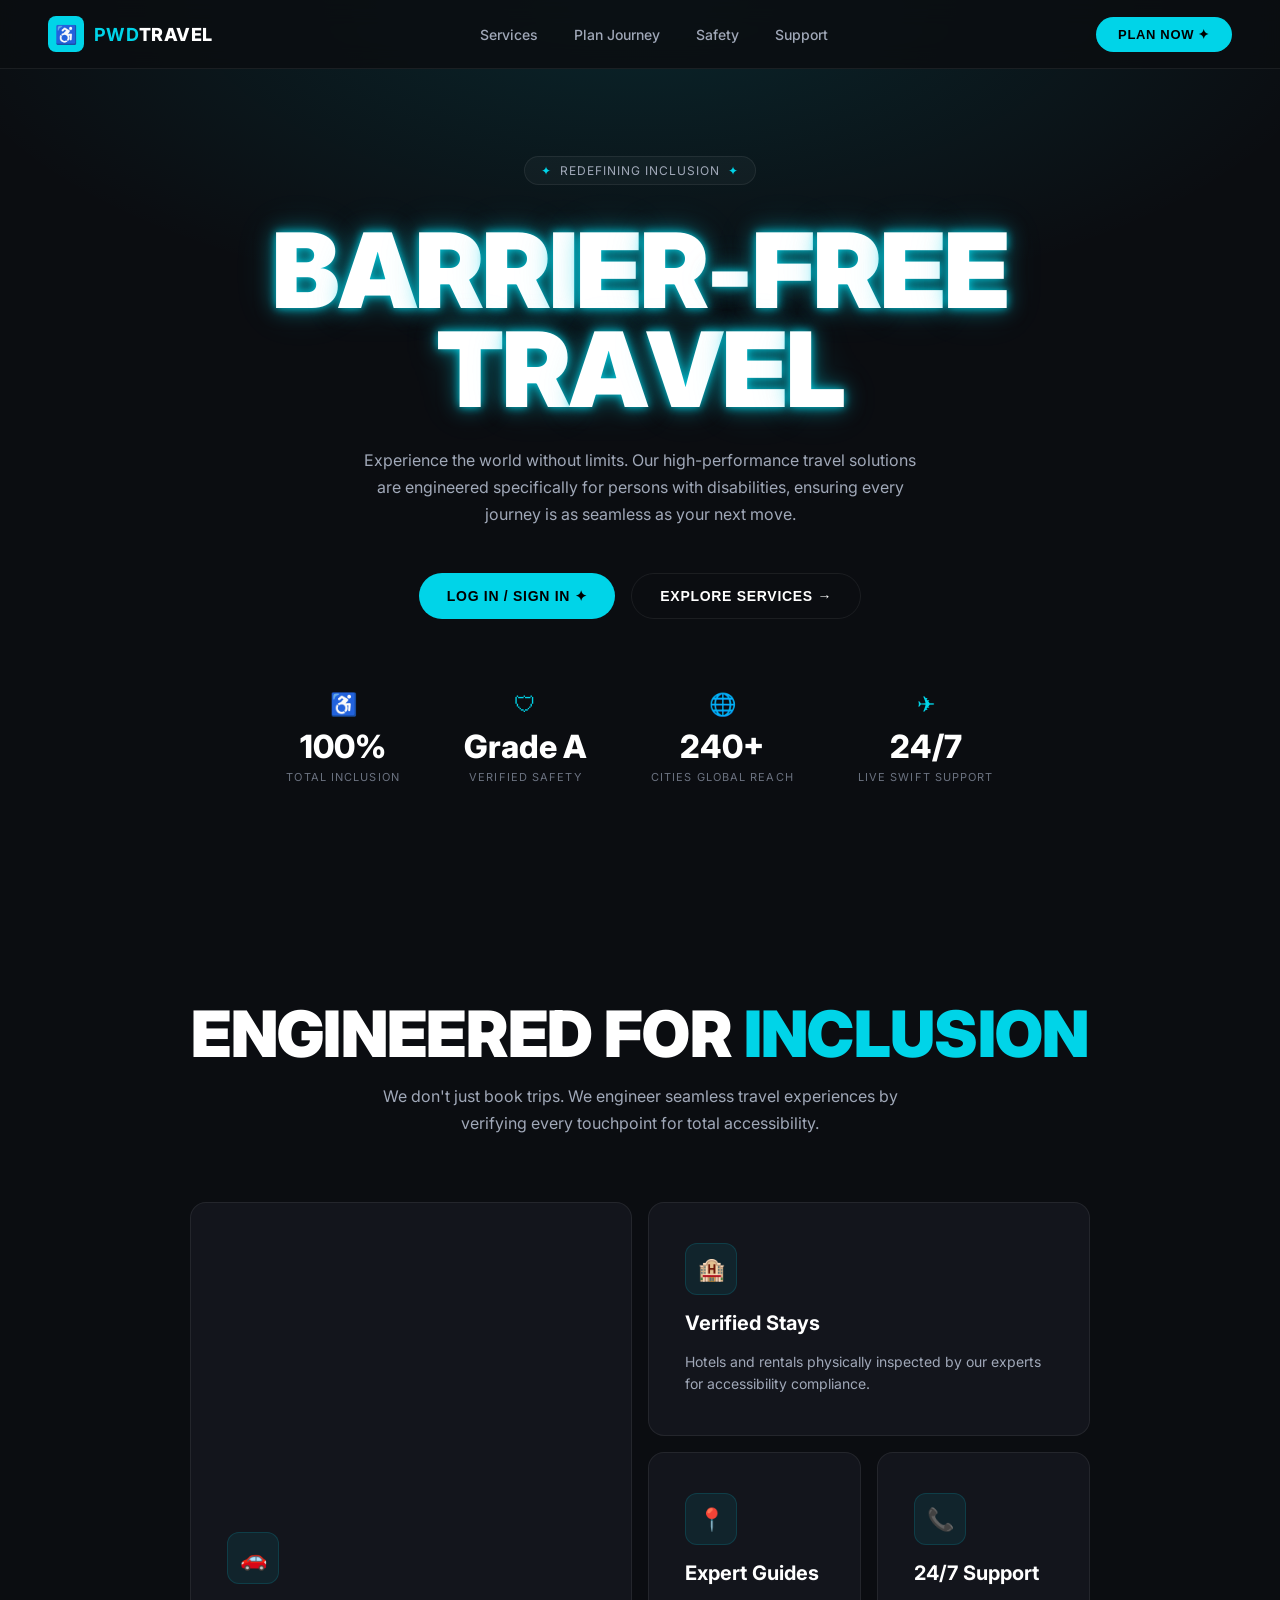
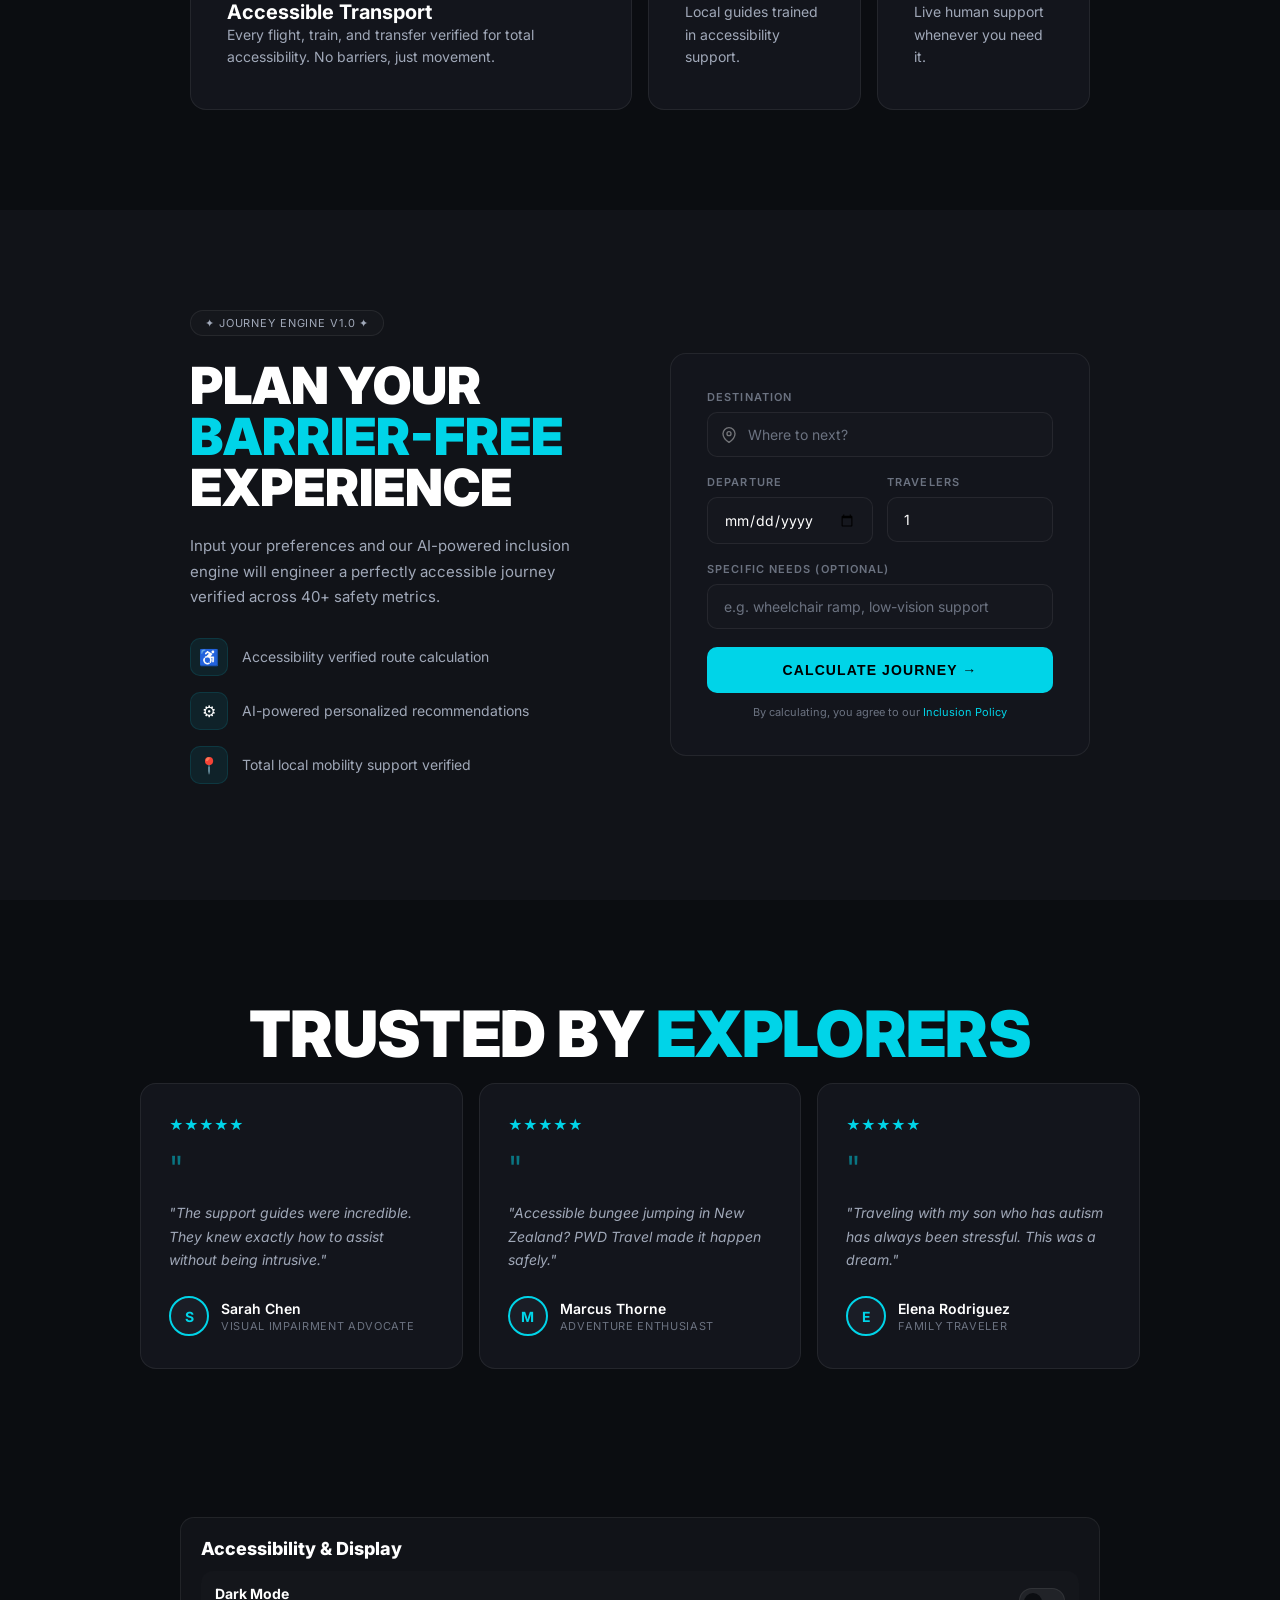
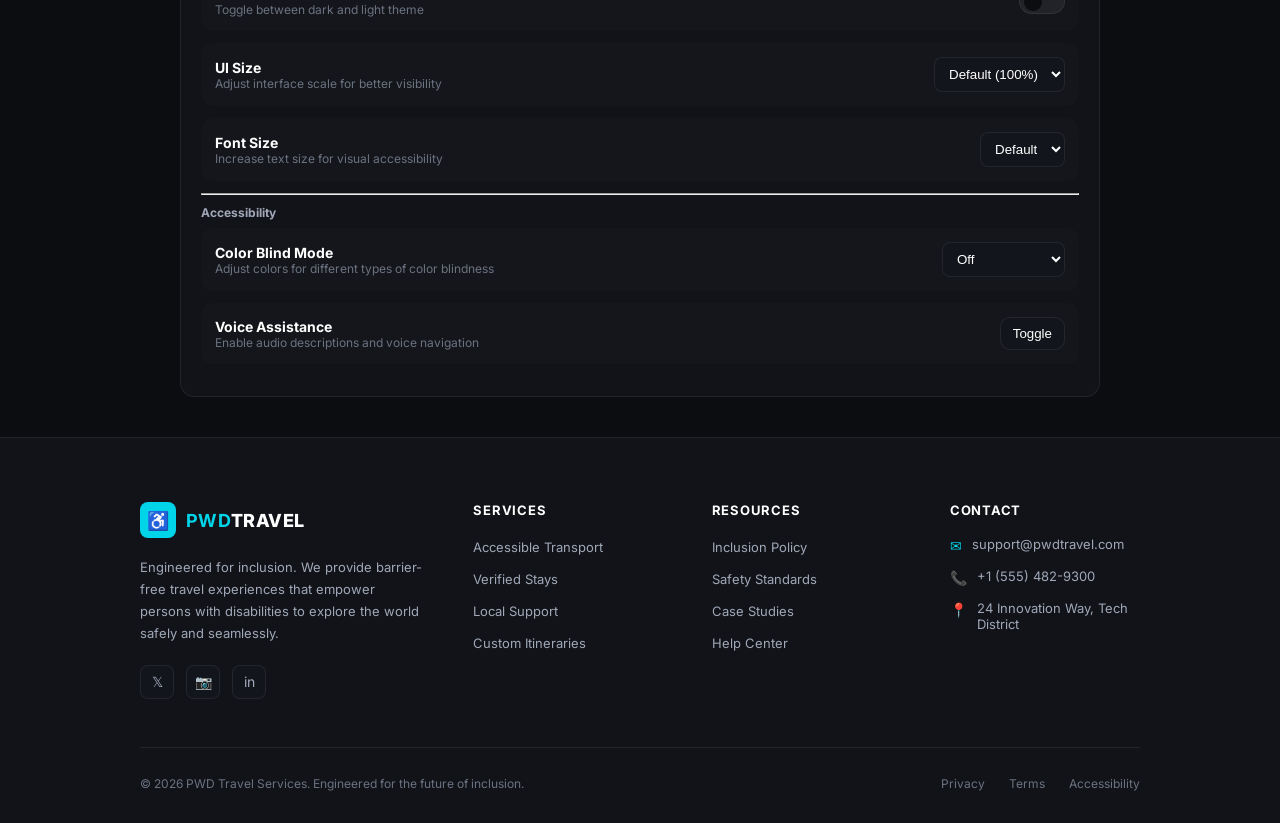
<file: index.html>
<!DOCTYPE html>
<html lang="en">
<head>
  <link rel="stylesheet" href="https://cdnjs.cloudflare.com/ajax/libs/font-awesome/6.4.2/css/all.min.css"/>
  <meta charset="UTF-8" />
  <meta name="viewport" content="width=device-width, initial-scale=1.0"/>
  <title>PWD Travel</title>
  <link href="https://fonts.googleapis.com/css2?family=Inter:wght@300;400;500;600;700;900&display=swap" rel="stylesheet"/>
  <link rel="stylesheet" href="style.css" />
</head>
<body>

<!-- NAV -->
<nav>
  <div class="nav-logo">
    <div class="icon">&#9855;</div>
    <span><b>PWD</b>TRAVEL</span>
  </div>
  <ul class="nav-links">
    <li><a href="#services">Services</a></li>
    <li><a href="#plan">Plan Journey</a></li>
    <li><a href="#safety">Safety</a></li>
    <li><a href="#support">Support</a></li>
  </ul>
  <button class="btn-nav" data-scroll="#plan">PLAN NOW ✦</button>
  <button class="hamburger" id="hamburger" aria-label="Menu">
    <span></span><span></span><span></span>
  </button>
</nav>

<!-- MOBILE MENU -->
<div class="mobile-menu" id="mobileMenu">
  <a href="#services">Services</a>
  <a href="#plan">Plan Journey</a>
  <a href="#safety">Safety</a>
  <a href="#support">Support</a>
</div>

<!-- HERO -->
<section class="hero" id="home">
  <div>
    <div class="hero-badge"><span>✦</span> REDEFINING INCLUSION <span>✦</span></div>
    <h1>
      <span>BARRIER-FREE</span>
      <span>TRAVEL</span>
    </h1>
    <p>Experience the world without limits. Our high-performance travel solutions are engineered specifically for persons with disabilities, ensuring every journey is as seamless as your next move.</p>
    <div class="hero-btns">
      <button class="btn-primary" data-action="openAuth">LOG IN / SIGN IN ✦</button>
      <button class="btn-secondary" onclick="window.location.href='home.html?guest=true'">EXPLORE SERVICES →</button>
    </div>
    <div class="hero-stats">
      <div class="stat">
        <div class="icon">&#9855;</div>
        <div class="num">100%</div>
        <div class="label">Total Inclusion</div>
      </div>
      <div class="stat">
        <div class="icon">🛡</div>
        <div class="num">Grade A</div>
        <div class="label">Verified Safety</div>
      </div>
      <div class="stat">
        <div class="icon">🌐</div>
        <div class="num">240+</div>
        <div class="label">Cities Global Reach</div>
      </div>
      <div class="stat">
        <div class="icon">✈</div>
        <div class="num">24/7</div>
        <div class="label">Live Swift Support</div>
      </div>
    </div>
  </div>
</section>

<!-- SERVICES -->
<section id="services">
  <h2 class="section-title">ENGINEERED FOR <span class="accent">INCLUSION</span></h2>
  <p class="section-sub">We don't just book trips. We engineer seamless travel experiences by verifying every touchpoint for total accessibility.</p>
  <div class="services-grid">
    <div class="service-card large">
      <div class="card-icon">🚗</div>
      <div>
        <h3>Accessible Transport</h3>
        <p>Every flight, train, and transfer verified for total accessibility. No barriers, just movement.</p>
      </div>
    </div>
    <div class="services-right">
      <div class="service-card wide">
        <div class="card-icon">🏨</div>
        <h3>Verified Stays</h3>
        <p>Hotels and rentals physically inspected by our experts for accessibility compliance.</p>
      </div>
      <div class="services-bottom-row">
        <div class="service-card">
          <div class="card-icon">📍</div>
          <h3>Expert Guides</h3>
          <p>Local guides trained in accessibility support.</p>
        </div>
        <div class="service-card">
          <div class="card-icon">📞</div>
          <h3>24/7 Support</h3>
          <p>Live human support whenever you need it.</p>
        </div>
      </div>
    </div>
  </div>
</section>


<!-- PLAN JOURNEY -->
<section class="plan-section" id="plan">
  <div class="plan-inner">
    <div class="plan-left">
      <div class="plan-badge">✦ JOURNEY ENGINE V1.0 ✦</div>
      <h2>PLAN YOUR<br><span>BARRIER-FREE</span>EXPERIENCE</h2>
      <p>Input your preferences and our AI-powered inclusion engine will engineer a perfectly accessible journey verified across 40+ safety metrics.</p>
      <div class="plan-feature">
        <div class="fi">&#9855;</div>
        <span>Accessibility verified route calculation</span>
      </div>
      <div class="plan-feature">
        <div class="fi">⚙</div>
        <span>AI-powered personalized recommendations</span>
      </div>
      <div class="plan-feature">
        <div class="fi">📍</div>
        <span>Total local mobility support verified</span>
      </div>
    </div>
    <div class="plan-form">
      <form id="journeyForm">
        <div class="form-group">
          <label for="destination">Destination</label>
          <div class="input-icon">
            <svg width="16" height="16" viewBox="0 0 24 24" fill="none" stroke="currentColor" stroke-width="2">
              <path d="M21 10c0 7-9 13-9 13s-9-6-9-13a9 9 0 0 1 18 0z"/>
              <circle cx="12" cy="10" r="3"/>
            </svg>
            <input type="text" id="destination" placeholder="Where to next?" />
          </div>
        </div>
        <div class="form-row">
          <div class="form-group">
            <label for="departure">Departure</label>
            <input type="date" id="departure" />
          </div>
          <div class="form-group">
            <label for="travelers">Travelers</label>
            <input type="number" id="travelers" placeholder="1" min="1" value="1" />
          </div>
        </div>
        <div class="form-group">
          <label for="needs">Specific Needs (Optional)</label>
          <input type="text" id="needs" placeholder="e.g. wheelchair ramp, low-vision support" />
        </div>
        <button type="submit" class="btn-full">CALCULATE JOURNEY →</button>
        <p class="form-note">By calculating, you agree to our <a href="#">Inclusion Policy</a></p>
      </form>
    </div>
  </div>
</section>

<!-- TESTIMONIALS -->
<section class="testimonials-section" id="safety">
  <h2 class="section-title">TRUSTED BY <span class="accent">EXPLORERS</span></h2>
  <div class="testimonials-grid">
    <div class="testi-card">
      <div class="stars">★★★★★</div>
      <div class="quote-icon">"</div>
      <p class="testi-text">"The support guides were incredible. They knew exactly how to assist without being intrusive."</p>
      <div class="testi-author">
        <div class="testi-avatar">S</div>
        <div>
          <div class="testi-name">Sarah Chen</div>
          <div class="testi-role">Visual Impairment Advocate</div>
        </div>
      </div>
    </div>
    <div class="testi-card">
      <div class="stars">★★★★★</div>
      <div class="quote-icon">"</div>
      <p class="testi-text">"Accessible bungee jumping in New Zealand? PWD Travel made it happen safely."</p>
      <div class="testi-author">
        <div class="testi-avatar">M</div>
        <div>
          <div class="testi-name">Marcus Thorne</div>
          <div class="testi-role">Adventure Enthusiast</div>
        </div>
      </div>
    </div>
    <div class="testi-card">
      <div class="stars">★★★★★</div>
      <div class="quote-icon">"</div>
      <p class="testi-text">"Traveling with my son who has autism has always been stressful. This was a dream."</p>
      <div class="testi-author">
        <div class="testi-avatar">E</div>
        <div>
          <div class="testi-name">Elena Rodriguez</div>
          <div class="testi-role">Family Traveler</div>
        </div>
      </div>
    </div>
  </div>
  </section>

  <!-- SETTINGS / ACCESSIBILITY PANEL -->
  <section id="settings" class="settings-section">
    <svg width="0" height="0" style="position:absolute; pointer-events: none;">
      <defs>
        <!-- Color blindness simulation filters (approximate) -->
        <filter id="protanopia">
          <feColorMatrix type="matrix" values="0.567,0.433,0,0,0 0.558,0.442,0,0,0 0,0.242,0.758,0,0 0,0,0,1,0"/>
        </filter>
        <filter id="deuteranopia">
          <feColorMatrix type="matrix" values="0.625,0.375,0,0,0 0.7,0.3,0,0,0 0,0.3,0.7,0,0 0,0,0,1,0"/>
        </filter>
        <filter id="tritanopia">
          <feColorMatrix type="matrix" values="0.95,0.05,0,0,0 0,0.433,0.567,0,0 0,0.475,0.525,0,0 0,0,0,1,0"/>
        </filter>
      </defs>
    </svg>

    <div class="settings-panel" style="pointer-events: auto !important;">
      <h2 class="settings-title">Accessibility & Display</h2>

      <div class="setting-row">
        <div class="setting-info">
          <div class="setting-label">Dark Mode</div>
          <div class="setting-desc">Toggle between dark and light theme</div>
        </div>
        <div class="setting-control">
          <label class="switch">
            <input type="checkbox" id="themeToggle">
            <span class="slider"></span>
          </label>
        </div>
      </div>

      <div class="setting-row">
        <div class="setting-info">
          <div class="setting-label">UI Size</div>
          <div class="setting-desc">Adjust interface scale for better visibility</div>
        </div>
        <div class="setting-control">
          <select id="uiSizeSelect" aria-label="UI Size">
            <option value="0.9">Small (90%)</option>
            <option value="1" selected>Default (100%)</option>
            <option value="1.1">Large (110%)</option>
          </select>
        </div>
      </div>

      <div class="setting-row">
        <div class="setting-info">
          <div class="setting-label">Font Size</div>
          <div class="setting-desc">Increase text size for visual accessibility</div>
        </div>
        <div class="setting-control">
          <select id="fontSizeSelect" aria-label="Font Size">
            <option value="14">Small</option>
            <option value="16" selected>Default</option>
            <option value="18">Large</option>
          </select>
        </div>
      </div>

      <hr />

      <h3 class="settings-subtitle">Accessibility</h3>

      <div class="setting-row">
        <div class="setting-info">
          <div class="setting-label">Color Blind Mode</div>
          <div class="setting-desc">Adjust colors for different types of color blindness</div>
        </div>
        <div class="setting-control">
          <select id="colorBlindSelect" aria-label="Color Blind Mode">
            <option value="off">Off</option>
            <option value="protanopia">Protanopia</option>
            <option value="deuteranopia">Deuteranopia</option>
            <option value="tritanopia">Tritanopia</option>
          </select>
        </div>
      </div>

      <div class="setting-row">
        <div class="setting-info">
          <div class="setting-label">Voice Assistance</div>
          <div class="setting-desc">Enable audio descriptions and voice navigation</div>
        </div>
        <div class="setting-control">
          <button id="voiceToggle" class="btn-toggle" aria-pressed="false">Toggle</button>
        </div>
      </div>

    </div>
  </section>

<!-- FOOTER -->
<footer id="support">
  <div class="footer-grid">
    <div class="footer-brand">
      <div class="nav-logo">
        <div class="icon">&#9855;</div>
        <span><b>PWD</b>TRAVEL</span>
      </div>
      <p>Engineered for inclusion. We provide barrier-free travel experiences that empower persons with disabilities to explore the world safely and seamlessly.</p>
      <div class="social-links">
        <a class="social-link" href="#">𝕏</a>
        <a class="social-link" href="#">📷</a>
        <a class="social-link" href="#">in</a>
      </div>
    </div>
    <div class="footer-col">
      <h4>Services</h4>
      <ul>
        <li><a href="#">Accessible Transport</a></li>
        <li><a href="#">Verified Stays</a></li>
        <li><a href="#">Local Support</a></li>
        <li><a href="#">Custom Itineraries</a></li>
      </ul>
    </div>
    <div class="footer-col">
      <h4>Resources</h4>
      <ul>
        <li><a href="#">Inclusion Policy</a></li>
        <li><a href="#">Safety Standards</a></li>
        <li><a href="#">Case Studies</a></li>
        <li><a href="#">Help Center</a></li>
      </ul>
    </div>
    <div class="footer-col">
      <h4>Contact</h4>
      <div class="footer-contact">
        <div class="contact-row"><span class="ci">✉</span> support@pwdtravel.com</div>
        <div class="contact-row"><span class="ci">📞</span> +1 (555) 482-9300</div>
        <div class="contact-row"><span class="ci">📍</span> 24 Innovation Way, Tech District</div>
      </div>
    </div>
  </div>
  <div class="footer-bottom">
    <p>© 2026 PWD Travel Services. Engineered for the future of inclusion.</p>
    <div class="footer-links">
      <a href="#">Privacy</a>
      <a href="#">Terms</a>
      <a href="#">Accessibility</a>
    </div>
  </div>
</footer>

<!-- AUTH MODAL -->
<div class="modal-overlay" id="authModal">
  <div class="modal-box">
    <button class="modal-close" id="modalClose">✕</button>
    <div class="auth-container" id="authContainer">

      <!-- SIGN IN FORM -->
      <div class="auth-form-container auth-sign-in">
        <form id="authSignInForm">
          <h1>Sign In</h1>
          <div class="auth-social-icons">
            <a href="#"><i class="fa-brands fa-google-plus-g"></i></a>
            <a href="#"><i class="fa-brands fa-facebook-f"></i></a>
            <a href="#"><i class="fa-brands fa-github"></i></a>
            <a href="#"><i class="fa-brands fa-linkedin-in"></i></a>
          </div>
          <span>or use your email &amp; password</span>
          <input type="email" placeholder="Email" />
          <input type="password" placeholder="Password" />
          <a href="#">Forgot your password?</a>
          <button type="submit">SIGN IN</button>
          <p class="auth-toggle-text">Don't have an account? <a href="#" id="authGoRegister">Sign Up</a></p>
        </form>
      </div>

      <!-- SIGN UP FORM -->
      <div class="auth-form-container auth-sign-up">
        <form id="authSignUpForm">
          <h1>Create Account</h1>
          <div class="auth-social-icons">
            <a href="#"><i class="fa-brands fa-google-plus-g"></i></a>
            <a href="#"><i class="fa-brands fa-facebook-f"></i></a>
            <a href="#"><i class="fa-brands fa-github"></i></a>
            <a href="#"><i class="fa-brands fa-linkedin-in"></i></a>
          </div>
          <span>or use your email for registration</span>
          <input type="text" placeholder="Name" />
          <input type="email" placeholder="Email" />
          <input type="tel" placeholder="Phone Number" />
          <input type="password" placeholder="Password" />

          <button type="submit">SIGN UP</button>
          <p class="auth-toggle-text">Already have an account? <a href="#" id="authGoLogin">Sign In</a></p>
        </form>
      </div>

      <!-- TOGGLE PANEL -->
      <div class="auth-toggle-container">
        <div class="auth-toggle">
          <div class="auth-toggle-panel auth-toggle-left">
            <h1>Welcome Back!</h1>
            <p>Enter your details to access your barrier-free journey.</p>
            <button id="authLoginBtn">Sign In</button>
          </div>
          <div class="auth-toggle-panel auth-toggle-right">
            <h1>Hello, Explorer!</h1>
            <p>Register today and start planning your accessible adventure.</p>
            <button id="authRegisterBtn">Sign Up</button>
          </div>
        </div>
      </div>

    </div>
  </div>
</div>


<script src="main.js"></script>
</body>
</html>
</file>
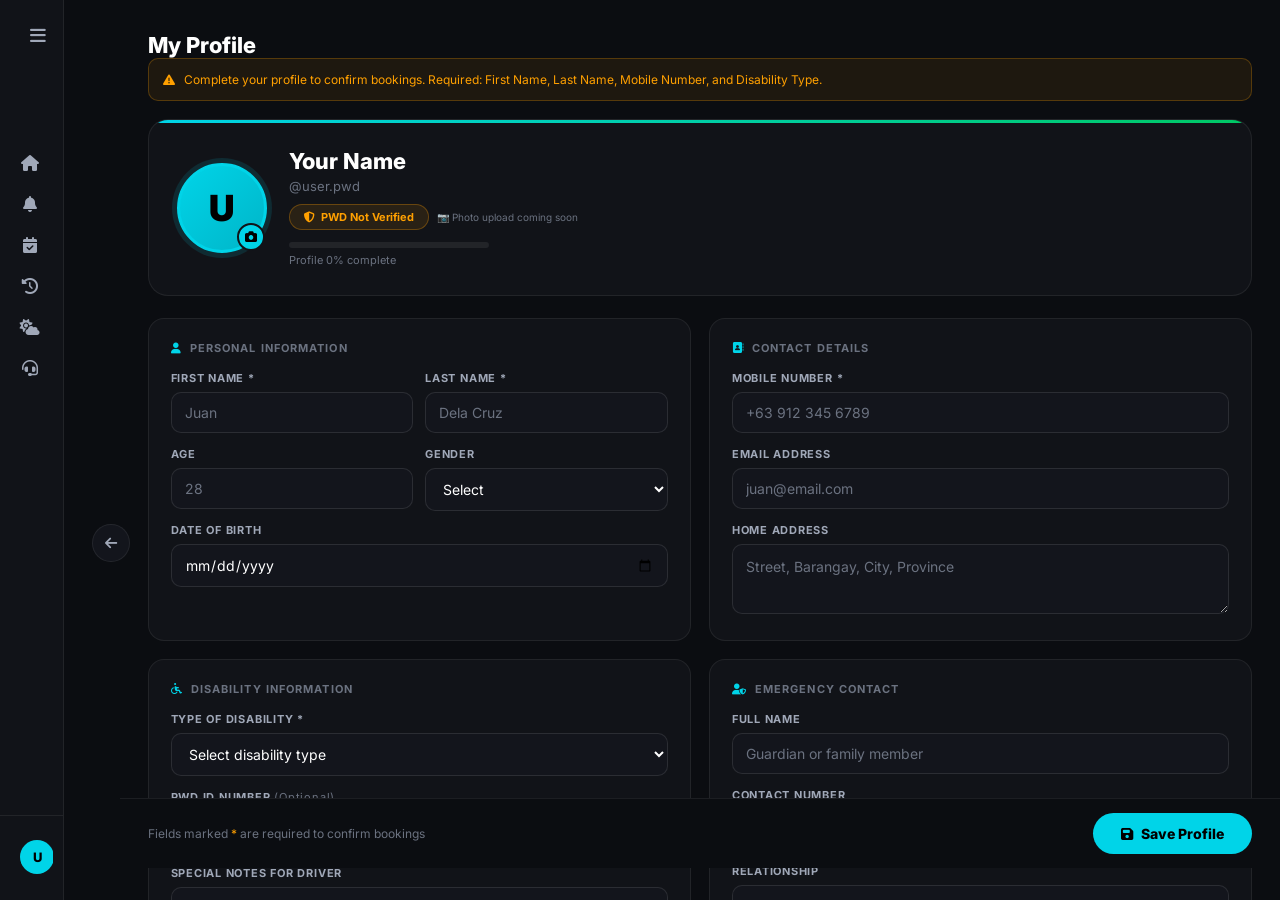
<file: profile.html>
<!DOCTYPE html>
<html lang="en">
<head>
  <meta charset="UTF-8"/>
  <meta name="viewport" content="width=device-width, initial-scale=1.0"/>
  <title>My Profile — PWD Travel</title>
  <link href="https://fonts.googleapis.com/css2?family=Inter:wght@400;500;600;700;800&display=swap" rel="stylesheet"/>
  <link rel="stylesheet" href="https://cdnjs.cloudflare.com/ajax/libs/font-awesome/6.4.2/css/all.min.css"/>
  <style>
    *,*::before,*::after{box-sizing:border-box;margin:0;padding:0;}
    :root{
      --bg:#0b0d11;--bg2:#111318;--card:#13151c;
      --accent:#00d4e8;--accent2:#00b5c8;
      --text:#ffffff;--text2:#a0a8b8;--text3:#6b7280;
      --border:rgba(255,255,255,0.07);
      --sidebar-width:64px;--sidebar-open:220px;
    }
    html,body{height:100%;width:100%;overflow:hidden;font-family:Inter,sans-serif;background:var(--bg);color:var(--text);}
    .app{display:flex;height:100vh;width:100vw;}

    /* ── SIDEBAR (same as home) ── */
    .sidebar{width:var(--sidebar-width);height:100%;background:var(--bg2);border-right:1px solid var(--border);display:flex;flex-direction:column;align-items:center;padding:16px 0;z-index:500;transition:width .3s cubic-bezier(.4,0,.2,1);overflow:hidden;flex-shrink:0;}
    .sidebar.open{width:var(--sidebar-open);align-items:flex-start;}
    .sidebar-toggle{width:40px;height:40px;display:flex;align-items:center;justify-content:center;background:none;border:none;cursor:pointer;color:var(--text2);font-size:18px;border-radius:10px;margin-bottom:24px;transition:background .2s,color .2s;flex-shrink:0;margin-left:12px;}
    .sidebar-toggle:hover{background:rgba(255,255,255,.05);color:var(--accent);}
    .sidebar-logo{display:flex;align-items:center;gap:10px;padding:0 12px;margin-bottom:28px;text-decoration:none;overflow:hidden;white-space:nowrap;}
    .sidebar-logo .logo-icon{width:36px;height:36px;background:var(--accent);border-radius:8px;display:flex;align-items:center;justify-content:center;font-size:18px;flex-shrink:0;color:#000;}
    .sidebar-logo .logo-text{font-weight:800;font-size:15px;color:var(--text);opacity:0;transition:opacity .2s;white-space:nowrap;}
    .sidebar-logo .logo-text b{color:var(--accent);}
    .sidebar.open .sidebar-logo .logo-text{opacity:1;}
    .sidebar-nav{display:flex;flex-direction:column;gap:4px;width:100%;padding:0 10px;flex:1;}
    .nav-item{display:flex;align-items:center;gap:12px;padding:10px;border-radius:10px;text-decoration:none;color:var(--text2);font-size:14px;font-weight:500;white-space:nowrap;overflow:hidden;transition:background .2s,color .2s;cursor:pointer;border:none;background:none;width:100%;text-align:left;font-family:inherit;}
    .nav-item:hover{background:rgba(255,255,255,.05);color:var(--text);}
    .nav-item.active{background:rgba(0,212,232,.1);color:var(--accent);}
    .nav-item i{font-size:16px;flex-shrink:0;width:20px;text-align:center;}
    .nav-label{opacity:0;transition:opacity .2s;pointer-events:none;}
    .sidebar.open .nav-label{opacity:1;}
    .sidebar-bottom{padding:0 10px;width:100%;border-top:1px solid var(--border);padding-top:14px;margin-top:8px;}
    .profile-item{display:flex;align-items:center;gap:12px;padding:10px;border-radius:10px;cursor:pointer;overflow:hidden;white-space:nowrap;transition:background .2s;}
    .profile-item:hover{background:rgba(255,255,255,.05);}
    .profile-avatar{width:34px;height:34px;border-radius:50%;background:var(--accent);color:#000;display:flex;align-items:center;justify-content:center;font-weight:800;font-size:13px;flex-shrink:0;}
    .profile-info{opacity:0;transition:opacity .2s;}
    .sidebar.open .profile-info{opacity:1;}
    .profile-name{font-size:13px;font-weight:600;color:var(--text);}
    .profile-handle{font-size:11px;color:var(--text3);}

    /* ── MAIN CONTENT ── */
    .profile-main{flex:1;overflow-y:auto;padding:32px 28px;background:var(--bg);}
    .profile-main::-webkit-scrollbar{width:6px;}
    .profile-main::-webkit-scrollbar-thumb{background:var(--border);border-radius:4px;}

    /* ── PAGE HEADER ── */
    .pg-header{display:flex;align-items:center;gap:18px;margin-bottom:28px;}
    .pg-back{width:38px;height:38px;border-radius:50%;background:var(--card);border:1px solid var(--border);color:var(--text2);font-size:14px;cursor:pointer;display:flex;align-items:center;justify-content:center;transition:all .2s;text-decoration:none;}
    .pg-back:hover{border-color:var(--accent);color:var(--accent);}
    .pg-title{font-size:22px;font-weight:800;color:var(--text);}
    .pg-sub{font-size:13px;color:var(--text3);margin-top:2px;}

    /* ── HERO CARD ── */
    .hero-card{background:var(--bg2);border:1px solid var(--border);border-radius:20px;padding:28px;display:flex;align-items:center;gap:22px;margin-bottom:22px;position:relative;overflow:hidden;}
    .hero-card::before{content:'';position:absolute;top:0;left:0;right:0;height:3px;background:linear-gradient(90deg,var(--accent),#00c864);}
    .hero-av-wrap{position:relative;flex-shrink:0;}
    .hero-av{width:90px;height:90px;border-radius:50%;background:linear-gradient(135deg,var(--accent),var(--accent2));display:flex;align-items:center;justify-content:center;font-size:36px;font-weight:900;color:#000;border:3px solid var(--accent);box-shadow:0 0 0 5px rgba(0,212,232,.12);}
    .hero-av-cam{position:absolute;bottom:2px;right:2px;width:28px;height:28px;border-radius:50%;background:var(--accent);border:2px solid var(--bg2);display:flex;align-items:center;justify-content:center;font-size:12px;color:#000;cursor:pointer;transition:background .2s;}
    .hero-av-cam:hover{background:var(--accent2);}
    .hero-info{flex:1;}
    .hero-name{font-size:22px;font-weight:800;color:#fff;margin-bottom:4px;}
    .hero-handle{font-size:13px;color:var(--text3);margin-bottom:10px;}
    .hero-badges{display:flex;flex-wrap:wrap;gap:8px;align-items:center;}
    .vbadge{display:inline-flex;align-items:center;gap:6px;font-size:11px;font-weight:700;padding:5px 14px;border-radius:50px;cursor:pointer;transition:all .2s;}
    .vbadge.verified{background:rgba(0,200,100,.1);color:#00c864;border:1px solid rgba(0,200,100,.3);}
    .vbadge.unverified{background:rgba(255,160,0,.1);color:#ffa000;border:1px solid rgba(255,160,0,.3);}
    .vbadge.pending{background:rgba(0,212,232,.08);color:var(--accent);border:1px solid rgba(0,212,232,.2);}
    .cam-note{font-size:10px;color:var(--text3);}
    .prog-wrap{margin-top:12px;}
    .prog-bar{width:200px;height:6px;background:rgba(255,255,255,.07);border-radius:50px;overflow:hidden;}
    .prog-fill{height:100%;border-radius:50px;background:linear-gradient(90deg,var(--accent),#00c864);transition:width .4s;}
    .prog-lbl{font-size:11px;color:var(--text3);margin-top:5px;}

    /* ── GRID LAYOUT ── */
    .profile-grid{display:grid;grid-template-columns:1fr 1fr;gap:18px;}
    @media(max-width:800px){.profile-grid{grid-template-columns:1fr;}}
    .profile-card{background:var(--bg2);border:1px solid var(--border);border-radius:16px;padding:22px;}
    .profile-card.full{grid-column:1/-1;}
    .card-title{font-size:11px;font-weight:700;color:var(--text3);text-transform:uppercase;letter-spacing:.1em;margin-bottom:16px;display:flex;align-items:center;gap:8px;}
    .card-title i{color:var(--accent);}

    /* ── FIELDS ── */
    .pp-field{margin-bottom:14px;}
    .pp-field:last-child{margin-bottom:0;}
    .pp-field label{display:block;font-size:11px;font-weight:700;color:var(--text2);text-transform:uppercase;letter-spacing:.07em;margin-bottom:7px;}
    .pp-field input,.pp-field select,.pp-field textarea{width:100%;padding:11px 13px;background:var(--card);border:1px solid rgba(255,255,255,.1);border-radius:10px;color:#fff;font-size:14px;outline:none;font-family:inherit;transition:border-color .2s;}
    .pp-field input:focus,.pp-field select:focus,.pp-field textarea:focus{border-color:var(--accent);}
    .pp-field input::placeholder,.pp-field textarea::placeholder{color:var(--text3);}
    .pp-field select option{background:var(--card);}
    .pp-field textarea{resize:vertical;min-height:70px;line-height:1.5;}
    .pp-row{display:grid;grid-template-columns:1fr 1fr;gap:12px;}

    /* ── SAVE BAR ── */
    .save-bar{position:sticky;bottom:0;background:var(--bg);border-top:1px solid var(--border);padding:14px 28px;display:flex;align-items:center;justify-content:space-between;margin:0 -28px;z-index:10;}
    .save-bar-left{font-size:12px;color:var(--text3);}
    .save-bar-left span{color:#ffa000;}
    .save-btn{display:flex;align-items:center;gap:8px;padding:12px 28px;background:var(--accent);border:none;border-radius:50px;color:#000;font-size:14px;font-weight:800;cursor:pointer;font-family:inherit;transition:background .2s;}
    .save-btn:hover{background:var(--accent2);}
    .warn-bar{background:rgba(255,160,0,.08);border:1px solid rgba(255,160,0,.25);border-radius:10px;padding:11px 14px;font-size:12px;color:#ffa000;line-height:1.6;margin-bottom:18px;display:none;}
    .warn-bar i{margin-right:6px;}

    /* ── VERIFICATION MODAL ── */
    .vm-overlay{position:fixed;inset:0;background:rgba(0,0,0,.82);backdrop-filter:blur(8px);display:none;align-items:center;justify-content:center;z-index:3000;padding:20px;}
    .vm-overlay.open{display:flex;}
    .vm-box{background:var(--bg2);border:1px solid rgba(0,212,232,.3);border-radius:24px;padding:32px 28px;max-width:360px;width:100%;text-align:center;box-shadow:0 32px 100px rgba(0,0,0,.7);}
    .vm-icon{font-size:44px;margin-bottom:14px;}
    .vm-box h3{font-size:18px;font-weight:800;color:#fff;margin-bottom:10px;}
    .vm-box p{font-size:13px;color:var(--text2);line-height:1.7;margin-bottom:22px;}
    .vm-btns{display:flex;flex-direction:column;gap:9px;}
    .vm-btns button{padding:12px;border-radius:50px;font-size:14px;font-weight:700;cursor:pointer;font-family:inherit;border:none;}
    .vm-yes{background:#00c864;color:#000;}
    .vm-pend{background:rgba(0,212,232,.1);border:1px solid rgba(0,212,232,.3)!important;color:var(--accent);}
    .vm-no{background:transparent;border:1px solid var(--border)!important;color:var(--text2);}
  </style>
    <style>
    .light-theme { --bg: #f7f8fa; --bg2: #ffffff; --card: #ffffff; --text: #0b0d11; --text2: #475569; --text3: #6b7280; --border: rgba(11,13,17,0.06); }
    .filter-protanopia { filter: url(#protanopia); }
    .filter-deuteranopia { filter: url(#deuteranopia); }
    .filter-tritanopia { filter: url(#tritanopia); }
    </style>
</head>
<body>

    <svg width="0" height="0" style="position:absolute;">
      <defs>
        <filter id="protanopia">
          <feColorMatrix type="matrix" values="0.567,0.433,0,0,0 0.558,0.442,0,0,0 0,0.242,0.758,0,0 0,0,0,1,0"/>
        </filter>
        <filter id="deuteranopia">
          <feColorMatrix type="matrix" values="0.625,0.375,0,0,0 0.7,0.3,0,0,0 0,0.3,0.7,0,0 0,0,0,1,0"/>
        </filter>
        <filter id="tritanopia">
          <feColorMatrix type="matrix" values="0.95,0.05,0,0,0 0,0.433,0.567,0,0 0,0.475,0.525,0,0 0,0,0,1,0"/>
        </filter>
      </defs>
    </svg>
<div class="app">

  <!-- SIDEBAR -->
  <aside class="sidebar" id="sidebar">
    <button class="sidebar-toggle" id="sidebarToggle"><i class="fa-solid fa-bars"></i></button>
    <a class="sidebar-logo" href="home.html">
      <div class="logo-icon">&#9992;</div>
      <span class="logo-text"><b>PWD</b>TRAVEL</span>
    </a>
    <nav class="sidebar-nav">
      <a class="nav-item" href="home.html"><i class="fa-solid fa-house"></i><span class="nav-label">Home</span></a>
      <a class="nav-item" href="home.html"><i class="fa-solid fa-bell"></i><span class="nav-label">Updates</span></a>
      <a class="nav-item" href="home.html"><i class="fa-solid fa-calendar-check"></i><span class="nav-label">Book a Ride</span></a>
      <a class="nav-item" href="home.html"><i class="fa-solid fa-clock-rotate-left"></i><span class="nav-label">History</span></a>
      <a class="nav-item" href="home.html"><i class="fa-solid fa-cloud-sun"></i><span class="nav-label">Weather</span></a>
      <a class="nav-item" href="home.html"><i class="fa-solid fa-headset"></i><span class="nav-label">Support</span></a>
    </nav>
    <div class="sidebar-bottom">
      <div class="profile-item active" onclick="window.location='profile.html'">
        <div class="profile-avatar" id="sidebarAvatar">U</div>
        <div class="profile-info">
          <div class="profile-name" id="sidebarName">Your Name</div>
          <div class="profile-handle" id="sidebarHandle">@user.pwd</div>
        </div>
      </div>
    </div>
  </aside>

  <!-- MAIN -->
  <div class="profile-main">

    <!-- Page Header -->
    <div class="pg-header">
      <a class="pg-back" href="home.html" title="Back to Map"><i class="fa-solid fa-arrow-left"></i></a>
      <div>
        <div class="pg-title">My Profile</div>

      <script src="main.js"></script>
      </body>
      </html>

    <!-- Warning bar -->
    <div class="warn-bar" id="warnBar">
      <i class="fa-solid fa-triangle-exclamation"></i>
      Complete your profile to confirm bookings. Required: First Name, Last Name, Mobile Number, and Disability Type.
    </div>

    <!-- Hero Card -->
    <div class="hero-card">
      <div class="hero-av-wrap">
        <div class="hero-av" id="heroAv">U</div>
        <div class="hero-av-cam" title="Change photo — coming soon"><i class="fa-solid fa-camera"></i></div>
      </div>
      <div class="hero-info">
        <div class="hero-name" id="heroName">Your Name</div>
        <div class="hero-handle" id="heroHandle">@user.pwd</div>
        <div class="hero-badges">
          <div class="vbadge unverified" id="vBadge" onclick="openVM()">
            <i class="fa-solid fa-shield-halved" id="vIcon"></i>
            <span id="vLabel">PWD Not Verified</span>
          </div>
          <div class="cam-note">&#128247; Photo upload coming soon</div>
        </div>
        <div class="prog-wrap">
          <div class="prog-bar"><div class="prog-fill" id="progFill" style="width:0%"></div></div>
          <div class="prog-lbl" id="progLbl">Profile 0% complete</div>
        </div>
      </div>
    </div>

    <!-- Grid -->
    <div class="profile-grid">

      <!-- Personal Info -->
      <div class="profile-card">
        <div class="card-title"><i class="fa-solid fa-user"></i> Personal Information</div>
        <div class="pp-row">
          <div class="pp-field"><label>First Name *</label><input type="text" id="pFN" placeholder="Juan" oninput="liveUpdate()"/></div>
          <div class="pp-field"><label>Last Name *</label><input type="text" id="pLN" placeholder="Dela Cruz" oninput="liveUpdate()"/></div>
        </div>
        <div class="pp-row">
          <div class="pp-field"><label>Age</label><input type="number" id="pAge" placeholder="28" min="1" max="120"/></div>
          <div class="pp-field"><label>Gender</label>
            <select id="pGender">
              <option value="">Select</option>
              <option>Male</option><option>Female</option>
              <option>Non-binary</option><option>Prefer not to say</option>
            </select>
          </div>
        </div>
        <div class="pp-field"><label>Date of Birth</label><input type="date" id="pDob"/></div>
      </div>

      <!-- Contact -->
      <div class="profile-card">
        <div class="card-title"><i class="fa-solid fa-address-book"></i> Contact Details</div>
        <div class="pp-field"><label>Mobile Number *</label><input type="tel" id="pPhone" placeholder="+63 912 345 6789" oninput="liveUpdate()"/></div>
        <div class="pp-field"><label>Email Address</label><input type="email" id="pEmail" placeholder="juan@email.com"/></div>
        <div class="pp-field"><label>Home Address</label><textarea id="pAddr" placeholder="Street, Barangay, City, Province"></textarea></div>
      </div>

      <!-- Disability -->
      <div class="profile-card">
        <div class="card-title"><i class="fa-solid fa-wheelchair"></i> Disability Information</div>
        <div class="pp-field"><label>Type of Disability *</label>
          <select id="pDisType" onchange="liveUpdate()">
            <option value="">Select disability type</option>
            <option>Wheelchair User</option><option>Walking Difficulty</option>
            <option>Crutches / Walker</option><option>Amputee</option>
            <option>Visual Impairment</option><option>Hearing Impairment</option>
            <option>Elderly Mobility</option><option>Post-Surgery</option><option>Other</option>
          </select>
        </div>
        <div class="pp-field"><label>PWD ID Number <span style="color:var(--text3);font-weight:400;text-transform:none">(Optional)</span></label>
          <input type="text" id="pPwdId" placeholder="e.g. PWD-2024-001234"/>
        </div>
        <div class="pp-field"><label>Special Notes for Driver</label>
          <textarea id="pNotes" placeholder="e.g. Need help folding wheelchair, support on left side..."></textarea>
        </div>
      </div>

      <!-- Emergency Contact -->
      <div class="profile-card">
        <div class="card-title"><i class="fa-solid fa-user-shield"></i> Emergency Contact</div>
        <div class="pp-field"><label>Full Name</label><input type="text" id="pEmName" placeholder="Guardian or family member"/></div>
        <div class="pp-field"><label>Contact Number</label><input type="tel" id="pEmPhone" placeholder="+63 912 345 6789"/></div>
        <div class="pp-field"><label>Relationship</label>
          <select id="pEmRel">
            <option value="">Select</option>
            <option>Parent</option><option>Spouse</option><option>Sibling</option>
            <option>Child</option><option>Caregiver</option><option>Friend</option><option>Other</option>
          </select>
        </div>
      </div>

    </div><!-- end grid -->

    <!-- Sticky Save Bar -->
    <div class="save-bar">
      <div class="save-bar-left">Fields marked <span>*</span> are required to confirm bookings</div>
      <button class="save-btn" id="saveBtn" onclick="saveProfile()">
        <i class="fa-solid fa-floppy-disk"></i> Save Profile
      </button>
    </div>

  </div><!-- end profile-main -->
</div><!-- end app -->

<!-- VERIFICATION MODAL -->
<div class="vm-overlay" id="vmOverlay">
  <div class="vm-box">
    <div class="vm-icon">&#x1f6e1;&#xfe0f;</div>
    <h3>PWD Verification Status</h3>
    <p>Are you a registered Person with Disability (PWD) with a valid PWD ID issued by your local government?<br/>
    <span style="font-size:11px;color:var(--text3)">Full ID upload verification will be available once the backend is live.</span></p>
    <div class="vm-btns">
      <button class="vm-yes" onclick="setVerify('verified')"><i class="fa-solid fa-check" style="margin-right:7px"></i>Yes — I am a registered PWD</button>
      <button class="vm-pend" onclick="setVerify('pending')"><i class="fa-solid fa-clock" style="margin-right:7px"></i>I have a PWD ID but haven't uploaded yet</button>
      <button class="vm-no"  onclick="setVerify('unverified')"><i class="fa-solid fa-xmark" style="margin-right:7px"></i>No — I am not registered</button>
    </div>
  </div>
</div>

<script>
  /* ── Sidebar toggle ── */
  document.getElementById('sidebarToggle').onclick = function() {
    document.getElementById('sidebar').classList.toggle('open');
  };

  /* ── Data (synced via localStorage with home page) ── */
  var pData = {
    firstName:'', lastName:'', age:'', gender:'', dob:'',
    phone:'', email:'', address:'',
    disabilityType:'', pwdId:'', notes:'',
    emName:'', emPhone:'', emRel:'',
    verifyStatus:'unverified'
  };

  function loadFromStorage() {
    try {
      var saved = localStorage.getItem('pwdTravelProfile');
      if (saved) pData = JSON.parse(saved);
    } catch(e) {}
  }

  function saveToStorage() {
    try { localStorage.setItem('pwdTravelProfile', JSON.stringify(pData)); } catch(e) {}
  }

  function loadFields() {
    document.getElementById('pFN').value       = pData.firstName;
    document.getElementById('pLN').value       = pData.lastName;
    document.getElementById('pAge').value      = pData.age;
    document.getElementById('pGender').value   = pData.gender;
    document.getElementById('pDob').value      = pData.dob;
    document.getElementById('pPhone').value    = pData.phone;
    document.getElementById('pEmail').value    = pData.email;
    document.getElementById('pAddr').value     = pData.address;
    document.getElementById('pDisType').value  = pData.disabilityType;
    document.getElementById('pPwdId').value    = pData.pwdId;
    document.getElementById('pNotes').value    = pData.notes;
    document.getElementById('pEmName').value   = pData.emName;
    document.getElementById('pEmPhone').value  = pData.emPhone;
    document.getElementById('pEmRel').value    = pData.emRel;
    updateHero();
    updateProgress();
    updateVerifyBadge();
  }

  function liveUpdate() {
    var fn = document.getElementById('pFN').value.trim();
    var ln = document.getElementById('pLN').value.trim();
    var full = (fn + ' ' + ln).trim();
    document.getElementById('heroName').textContent    = full || 'Your Name';
    document.getElementById('heroAv').textContent      = fn ? fn[0].toUpperCase() : 'U';
    document.getElementById('heroHandle').textContent  = '@' + (fn.toLowerCase() || 'user') + '.pwd';
    document.getElementById('sidebarAvatar').textContent = fn ? fn[0].toUpperCase() : 'U';
    document.getElementById('sidebarName').textContent   = full || 'Your Name';
    document.getElementById('sidebarHandle').textContent = '@' + (fn.toLowerCase() || 'user') + '.pwd';
    updateProgress();
  }

  function updateHero() {
    var full = (pData.firstName + ' ' + pData.lastName).trim();
    document.getElementById('heroName').textContent    = full || 'Your Name';
    document.getElementById('heroAv').textContent      = pData.firstName ? pData.firstName[0].toUpperCase() : 'U';
    document.getElementById('heroHandle').textContent  = '@' + (pData.firstName.toLowerCase() || 'user') + '.pwd';
    document.getElementById('sidebarAvatar').textContent = pData.firstName ? pData.firstName[0].toUpperCase() : 'U';
    document.getElementById('sidebarName').textContent   = full || 'Your Name';
    document.getElementById('sidebarHandle').textContent = '@' + (pData.firstName.toLowerCase() || 'user') + '.pwd';
  }

  function updateProgress() {
    var fn  = document.getElementById('pFN').value.trim();
    var ln  = document.getElementById('pLN').value.trim();
    var ph  = document.getElementById('pPhone').value.trim();
    var dis = document.getElementById('pDisType').value;
    var req = [fn,ln,ph,dis].filter(Boolean).length;
    var opt = [
      document.getElementById('pAge').value,
      document.getElementById('pGender').value,
      document.getElementById('pEmail').value,
      document.getElementById('pAddr').value,
      document.getElementById('pEmName').value
    ].filter(Boolean).length;
    var pct = Math.min(100, Math.round((req/4)*65 + (opt/5)*35));
    document.getElementById('progFill').style.width = pct + '%';
    document.getElementById('progLbl').textContent  = 'Profile ' + pct + '% complete';
    var warn = document.getElementById('warnBar');
    if (req < 4) warn.style.display = 'block'; else warn.style.display = 'none';
  }

  function saveProfile() {
    pData.firstName    = document.getElementById('pFN').value.trim();
    pData.lastName     = document.getElementById('pLN').value.trim();
    pData.age          = document.getElementById('pAge').value.trim();
    pData.gender       = document.getElementById('pGender').value;
    pData.dob          = document.getElementById('pDob').value;
    pData.phone        = document.getElementById('pPhone').value.trim();
    pData.email        = document.getElementById('pEmail').value.trim();
    pData.address      = document.getElementById('pAddr').value.trim();
    pData.disabilityType = document.getElementById('pDisType').value;
    pData.pwdId        = document.getElementById('pPwdId').value.trim();
    pData.notes        = document.getElementById('pNotes').value.trim();
    pData.emName       = document.getElementById('pEmName').value.trim();
    pData.emPhone      = document.getElementById('pEmPhone').value.trim();
    pData.emRel        = document.getElementById('pEmRel').value;
    saveToStorage();
    updateHero();
    updateProgress();
    // Flash button
    var btn = document.getElementById('saveBtn');
    btn.innerHTML = '<i class="fa-solid fa-check"></i> Saved!';
    btn.style.background = '#00c864';
    setTimeout(function() {
      btn.innerHTML = '<i class="fa-solid fa-floppy-disk"></i> Save Profile';
      btn.style.background = '';
    }, 2000);
  }

  function updateVerifyBadge() {
    var b = document.getElementById('vBadge');
    var i = document.getElementById('vIcon');
    var l = document.getElementById('vLabel');
    b.className = 'vbadge ' + pData.verifyStatus;
    if (pData.verifyStatus === 'verified') {
      i.className = 'fa-solid fa-shield-check'; l.textContent = 'PWD Verified ✓';
    } else if (pData.verifyStatus === 'pending') {
      i.className = 'fa-solid fa-clock'; l.textContent = 'Verification Pending';
    } else {
      i.className = 'fa-solid fa-shield-halved'; l.textContent = 'PWD Not Verified';
    }
  }

  function openVM()  { document.getElementById('vmOverlay').classList.add('open'); }
  function closeVM() { document.getElementById('vmOverlay').classList.remove('open'); }
  function setVerify(status) {
    pData.verifyStatus = status;
    saveToStorage();
    updateVerifyBadge();
    closeVM();
  }

  document.getElementById('vmOverlay').addEventListener('click', function(e) {
    if (e.target === this) closeVM();
  });

  // Init
  loadFromStorage();
  loadFields();
</script>
</body>
</html>
</file>
<file: style.css>
*, *::before, *::after { box-sizing: border-box; margin: 0; padding: 0; }

:root {
  --bg: #0b0d11;
  --bg2: #111318;
  --bg-light: #f7f8fa;
  --card-light: #ffffff;
  --text-light: #0b0d11;
  --bg3: #15171e;
  --card: #13151c;
  --card2: #1a1d26;
  --accent: #00d4e8;
  --accent2: #00b5c8;
  --text: #ffffff;
  --text2: #a0a8b8;
  --text3: #6b7280;
  --border: rgba(255,255,255,0.07);
  --radius: 16px;
}

html { scroll-behavior: smooth; }

/* Light theme overrides */
.light-theme {
  --bg: var(--bg-light);
  --bg2: var(--card-light);
  --card: var(--card-light);
  --text: var(--text-light);
  --text2: #475569;
  --text3: #6b7280;
  --border: rgba(11,13,17,0.06);
}

body {
  font-family: 'Inter', sans-serif;
  background: var(--bg);
  color: var(--text);
  overflow-x: hidden;
}

/* NAV */
nav {
  position: fixed; top: 0; left: 0; right: 0; z-index: 100;
  display: flex; align-items: center; justify-content: space-between;
  padding: 16px 48px;
  background: rgba(11,13,17,0.85);
  backdrop-filter: blur(12px);
  border-bottom: 1px solid var(--border);
  transition: box-shadow 0.3s;
}
.nav-logo {
  display: flex; align-items: center; gap: 10px;
  font-weight: 800; font-size: 18px; letter-spacing: 0.02em;
}
.nav-logo .icon {
  width: 36px; height: 36px; background: var(--accent);
  border-radius: 8px; display: flex; align-items: center; justify-content: center;
  font-size: 18px;
}
.nav-logo span { color: var(--text); }
.nav-logo span b { color: var(--accent); }
.nav-links { display: flex; gap: 36px; list-style: none; }
.nav-links a {
  color: var(--text2); text-decoration: none; font-size: 14px;
  font-weight: 500; transition: color 0.2s;
}
.nav-links a:hover,
.nav-links a.active { color: var(--accent); }
.btn-nav {
  background: var(--accent); color: #000;
  border: none; padding: 10px 22px; border-radius: 50px;
  font-weight: 700; font-size: 13px; cursor: pointer;
  display: flex; align-items: center; gap: 6px;
  letter-spacing: 0.05em; transition: background 0.2s;
}
.btn-nav:hover { background: var(--accent2); }

/* Hamburger */
.hamburger {
  display: none; flex-direction: column; gap: 5px;
  cursor: pointer; background: none; border: none; padding: 4px;
}
.hamburger span {
  display: block; width: 24px; height: 2px;
  background: var(--text); border-radius: 2px;
  transition: all 0.3s;
}
.hamburger.open span:nth-child(1) { transform: translateY(7px) rotate(45deg); }
.hamburger.open span:nth-child(2) { opacity: 0; }
.hamburger.open span:nth-child(3) { transform: translateY(-7px) rotate(-45deg); }

/* Mobile Menu */
.mobile-menu {
  display: none; position: fixed;
  top: 65px; left: 0; right: 0; z-index: 99;
  background: rgba(11,13,17,0.97);
  backdrop-filter: blur(16px);
  border-bottom: 1px solid var(--border);
  padding: 24px 20px;
  flex-direction: column; gap: 20px;
}
.mobile-menu.open { display: flex; }
.mobile-menu a {
  color: var(--text2); text-decoration: none; font-size: 16px;
  font-weight: 500; padding: 8px 0;
  border-bottom: 1px solid var(--border);
  transition: color 0.2s;
}
.mobile-menu a:hover { color: var(--accent); }

/* HERO */
.hero {
  min-height: 100vh;
  display: flex; align-items: center; justify-content: center;
  text-align: center;
  padding: 120px 24px 80px;
  background: radial-gradient(ellipse 80% 50% at 50% 0%, rgba(0,212,232,0.12) 0%, transparent 70%), var(--bg);
  position: relative; overflow: hidden;
}
.hero-badge {
  display: inline-flex; align-items: center; gap: 8px;
  border: 1px solid var(--border); border-radius: 50px;
  padding: 6px 16px; font-size: 12px; color: var(--text2);
  margin-bottom: 36px; letter-spacing: 0.08em;
  background: rgba(255,255,255,0.03);
}
.hero-badge span { color: var(--accent); }
.hero h1 {
  font-size: clamp(56px, 9vw, 104px);
  font-weight: 900; line-height: 0.95;
  letter-spacing: -0.02em; text-transform: uppercase;
  margin-bottom: 28px;
}
.hero h1 span { display: block; }
.hero p {
  max-width: 560px; margin: 0 auto 44px;
  font-size: 16px; color: var(--text2); line-height: 1.7;
}
.hero-btns { display: flex; gap: 16px; justify-content: center; flex-wrap: wrap; }
.btn-primary {
  background: var(--accent); color: #000;
  border: none; padding: 14px 28px; border-radius: 50px;
  font-weight: 700; font-size: 14px; cursor: pointer;
  display: flex; align-items: center; gap: 8px;
  letter-spacing: 0.05em; transition: background 0.2s;
}
.btn-primary:hover { background: var(--accent2); }
.btn-secondary {
  background: transparent; color: var(--text);
  border: 1px solid var(--border); padding: 14px 28px; border-radius: 50px;
  font-weight: 600; font-size: 14px; cursor: pointer;
  display: flex; align-items: center; gap: 8px;
  letter-spacing: 0.05em; transition: border-color 0.2s, color 0.2s;
}
.btn-secondary:hover { border-color: var(--accent); color: var(--accent); }
.hero-stats {
  display: flex; justify-content: center; gap: 64px;
  margin-top: 72px; flex-wrap: wrap;
}
.stat { text-align: center; }
.stat .num { font-size: 32px; font-weight: 800; }
.stat .label {
  font-size: 11px; color: var(--text3);
  letter-spacing: 0.1em; text-transform: uppercase; margin-top: 4px;
}
.stat .icon { font-size: 22px; margin-bottom: 10px; color: var(--accent); }

/* SECTIONS SHARED */
section { padding: 100px 48px; }
.section-title {
  font-size: clamp(36px, 5vw, 64px);
  font-weight: 900; text-align: center;
  text-transform: uppercase; letter-spacing: -0.01em;
  margin-bottom: 16px; line-height: 1.05;
}
.section-title .accent { color: var(--accent); }
.section-sub {
  text-align: center; color: var(--text2);
  font-size: 16px; line-height: 1.7;
  max-width: 540px; margin: 0 auto 64px;
}

/* SERVICES */
.services-grid {
  display: grid;
  grid-template-columns: 1fr 1fr;
  gap: 16px;
  max-width: 900px;
  margin: 0 auto;
  align-items: stretch;
}
.service-card.large {
  grid-row: unset;
  display: flex;
  flex-direction: column;
  justify-content: flex-end;
  min-height: 420px;
}
.services-right {
  display: flex;
  flex-direction: column;
  gap: 16px;
}
.service-card.wide {
  flex: 1;
}
.services-bottom-row {
  display: grid;
  grid-template-columns: 1fr 1fr;
  gap: 16px;
}
.service-card {
  background: var(--card);
  border: 1px solid var(--border);
  border-radius: var(--radius);
  padding: 40px 36px;
  display: flex;
  flex-direction: column;
  gap: 16px;
  transition: border-color 0.2s, transform 0.2s;
}
.service-card:hover { border-color: rgba(0,212,232,0.3); transform: translateY(-2px); }
.service-card .card-icon {
  width: 52px; height: 52px;
  background: rgba(0,212,232,0.08);
  border: 1px solid rgba(0,212,232,0.15);
  border-radius: 12px;
  display: flex; align-items: center; justify-content: center;
  font-size: 22px;
}
.service-card h3 { font-size: 20px; font-weight: 700; }
.service-card p { color: var(--text2); font-size: 14px; line-height: 1.6; }

@media (max-width: 768px) {
  .services-grid { grid-template-columns: 1fr; }
  .services-bottom-row { grid-template-columns: 1fr; }
  .service-card.large { min-height: unset; }
}


/* PLAN JOURNEY */
.plan-section { background: var(--bg2); }
.plan-inner {
  max-width: 900px; margin: 0 auto;
  display: grid; grid-template-columns: 1fr 1fr;
  gap: 60px; align-items: center;
}
.plan-left h2 {
  font-size: clamp(32px, 4vw, 52px);
  font-weight: 900; text-transform: uppercase;
  line-height: 1.0; margin-bottom: 20px;
}
.plan-left h2 span { color: var(--accent); display: block; }
.plan-left p { color: var(--text2); font-size: 15px; line-height: 1.7; margin-bottom: 28px; }
.plan-badge {
  display: inline-flex; align-items: center; gap: 8px;
  border: 1px solid var(--border); border-radius: 50px;
  padding: 5px 14px; font-size: 11px; color: var(--text2);
  margin-bottom: 24px; letter-spacing: 0.08em;
  background: rgba(255,255,255,0.02);
}
.plan-feature { display: flex; align-items: flex-start; gap: 14px; margin-bottom: 16px; }
.plan-feature .fi {
  width: 38px; height: 38px;
  background: rgba(0,212,232,0.08);
  border: 1px solid rgba(0,212,232,0.12);
  border-radius: 10px; display: flex;
  align-items: center; justify-content: center;
  font-size: 16px; flex-shrink: 0;
}
.plan-feature span { font-size: 14px; color: var(--text2); line-height: 1.5; padding-top: 8px; }
.plan-form {
  background: var(--card); border: 1px solid var(--border);
  border-radius: var(--radius); padding: 36px;
}
.form-group { margin-bottom: 18px; }
.form-group label {
  display: block; font-size: 11px; font-weight: 600;
  letter-spacing: 0.1em; color: var(--text3);
  text-transform: uppercase; margin-bottom: 8px;
}
.form-row { display: grid; grid-template-columns: 1fr 1fr; gap: 14px; }
.form-group input {
  width: 100%; padding: 13px 16px;
  background: var(--bg3); border: 1px solid var(--border);
  border-radius: 10px; color: var(--text); font-size: 14px;
  outline: none; transition: border-color 0.2s; font-family: inherit;
}
.form-group input::placeholder { color: var(--text3); }
.form-group input:focus { border-color: var(--accent); }
.input-icon { position: relative; }
.input-icon svg {
  position: absolute; left: 14px; top: 50%;
  transform: translateY(-50%); opacity: 0.4; pointer-events: none;
}
.input-icon input { padding-left: 40px; }
.btn-full {
  width: 100%; background: var(--accent); color: #000;
  border: none; padding: 15px; border-radius: 10px;
  font-weight: 800; font-size: 14px; cursor: pointer;
  letter-spacing: 0.08em; display: flex;
  align-items: center; justify-content: center;
  gap: 10px; transition: background 0.2s; margin-top: 8px;
}
.btn-full:hover { background: var(--accent2); }
.form-note { text-align: center; font-size: 11px; color: var(--text3); margin-top: 12px; }
.form-note a { color: var(--accent); text-decoration: none; }

/* TESTIMONIALS */
.testimonials-section { background: var(--bg); }
.testimonials-grid {
  display: flex; gap: 16px; max-width: 1000px;
  margin: 0 auto; overflow-x: auto; padding-bottom: 8px;
}
.testimonials-grid::-webkit-scrollbar { display: none; }
.testi-card {
  background: var(--card); border: 1px solid var(--border);
  border-radius: var(--radius); padding: 32px 28px;
  min-width: 280px; flex: 1; transition: border-color 0.2s;
}
.testi-card:hover { border-color: rgba(0,212,232,0.25); }
.stars { display: flex; gap: 3px; margin-bottom: 18px; color: var(--accent); font-size: 14px; }
.quote-icon { font-size: 36px; color: var(--accent); opacity: 0.5; margin-bottom: 14px; line-height: 1; }
.testi-text { font-size: 14px; color: var(--text2); line-height: 1.7; margin-bottom: 24px; font-style: italic; }
.testi-author { display: flex; align-items: center; gap: 12px; }
.testi-avatar {
  width: 40px; height: 40px; border-radius: 50%;
  background: var(--card2); border: 2px solid var(--accent);
  display: flex; align-items: center; justify-content: center;
  font-weight: 700; font-size: 14px; color: var(--accent); flex-shrink: 0;
}
.testi-name { font-weight: 600; font-size: 14px; }
.testi-role { font-size: 11px; color: var(--text3); letter-spacing: 0.06em; text-transform: uppercase; margin-top: 2px; }

/* FOOTER */
footer {
  background: var(--bg2); border-top: 1px solid var(--border);
  padding: 64px 48px 32px;
}
.footer-grid {
  display: grid; grid-template-columns: 1.5fr 1fr 1fr 1fr;
  gap: 48px; max-width: 1000px; margin: 0 auto 48px;
}
.footer-brand .nav-logo { margin-bottom: 18px; }
.footer-brand p { font-size: 13px; color: var(--text2); line-height: 1.7; margin-bottom: 20px; }
.social-links { display: flex; gap: 12px; }
.social-link {
  width: 34px; height: 34px; border-radius: 8px;
  background: var(--card); border: 1px solid var(--border);
  display: flex; align-items: center; justify-content: center;
  font-size: 14px; text-decoration: none; color: var(--text2);
  transition: border-color 0.2s, color 0.2s;
}
.social-link:hover { border-color: var(--accent); color: var(--accent); }
.footer-col h4 {
  font-size: 13px; font-weight: 700; color: var(--text);
  letter-spacing: 0.06em; text-transform: uppercase; margin-bottom: 18px;
}
.footer-col ul { list-style: none; display: flex; flex-direction: column; gap: 12px; }
.footer-col ul a { font-size: 13px; color: var(--text2); text-decoration: none; transition: color 0.2s; }
.footer-col ul a:hover { color: var(--accent); }
.footer-contact { display: flex; flex-direction: column; gap: 14px; }
.contact-row { display: flex; align-items: flex-start; gap: 10px; font-size: 13px; color: var(--text2); }
.contact-row .ci { color: var(--accent); font-size: 14px; margin-top: 1px; }
.footer-bottom {
  border-top: 1px solid var(--border); padding-top: 28px;
  display: flex; justify-content: space-between; align-items: center;
  max-width: 1000px; margin: 0 auto; flex-wrap: wrap; gap: 16px;
}
.footer-bottom p { font-size: 12px; color: var(--text3); }
.footer-links { display: flex; gap: 24px; }
.footer-links a { font-size: 12px; color: var(--text3); text-decoration: none; transition: color 0.2s; }
.footer-links a:hover { color: var(--accent); }

/* RESPONSIVE */
@media (max-width: 768px) {
  nav { padding: 14px 20px; }
  .nav-links { display: none; }
  .hamburger { display: flex; }
  section { padding: 72px 20px; }
  .plan-inner { grid-template-columns: 1fr; }
  .services-grid { grid-template-columns: 1fr; }
  .service-card.large { grid-row: span 1; }
  .footer-grid { grid-template-columns: 1fr 1fr; }
  .hero-stats { gap: 32px; }
}

/* GLOW OUTLINE HERO TITLE */
.hero h1 span {
  display: block;
}

.hero h1 .char {
  text-shadow:
    0 0 8px rgba(0, 212, 232, 0.9),
    0 0 20px rgba(0, 212, 232, 0.5),
    0 0 40px rgba(0, 212, 232, 0.2);
}



/* HOVERING BADGE */
@keyframes float {
  0%   { transform: translateY(0px); }
  50%  { transform: translateY(-6px); }
  100% { transform: translateY(0px); }
}
.hero-badge {
  animation: float 3s ease-in-out infinite;
}

/* FADE IN FOR PAGE LOAD */
.hero p,
.hero-btns,
.hero-stats {
  opacity: 0;
  animation: fadeUp 0.6s ease forwards;
}
.hero p        { animation-delay: 0.8s; }
.hero-btns     { animation-delay: 1.0s; }
.hero-stats    { animation-delay: 1.2s; }

@keyframes fadeUp {
  from { opacity: 0; transform: translateY(20px); }
  to   { opacity: 1; transform: translateY(0); }
}

/* LETTER BY LETTER — each span.char */
.hero h1 .char {
  display: inline-block;
  opacity: 0;
  transform: translateY(10px);
  animation: charIn 0.04s ease forwards;
}
@keyframes charIn {
  from { opacity: 0; transform: translateY(10px); }
  to   { opacity: 1; transform: translateY(0); }
}

.hero h1 .char {
  transition: color 0.2s ease, text-shadow 0.2s ease;
  cursor: default;
}

.hero h1 .char:hover {
  color: #00d4e8;
  text-shadow:
    0 0 10px rgba(0, 212, 232, 1),
    0 0 30px rgba(0, 212, 232, 0.7),
    0 0 60px rgba(0, 212, 232, 0.4);
}


/* ========== MODAL OVERLAY ========== */
.modal-overlay {
  position: fixed;
  inset: 0;
  background: rgba(0, 0, 0, 0.7);
  backdrop-filter: blur(6px);
  z-index: 999;
  display: flex;
  align-items: center;
  justify-content: center;
  opacity: 0;
  visibility: hidden;
  transition: opacity 0.4s ease, visibility 0.4s ease;
  pointer-events: none;
}

.modal-overlay.open {
  opacity: 1;
  visibility: visible;
  pointer-events: auto;
}

/* ========== MODAL BOX ========== */
.modal-box {
  background: var(--bg2);
  border: 1px solid var(--border);
  border-radius: 24px;
  position: relative;
  width: 780px;
  max-width: 95vw;
  min-height: 480px;
  overflow: hidden;
  transform: translateY(30px) scale(0.97);
  transition: transform 0.4s cubic-bezier(0.34, 1.56, 0.64, 1);
  box-shadow: 0 24px 80px rgba(0, 0, 0, 0.6), 0 0 40px rgba(0, 212, 232, 0.05);
}

.modal-overlay.open .modal-box {
  transform: translateY(0) scale(1);
}

/* CLOSE BUTTON */
.modal-close {
  position: absolute;
  top: 16px;
  right: 16px;
  z-index: 100;
  background: rgba(255,255,255,0.05);
  border: 1px solid var(--border);
  color: var(--text2);
  width: 34px;
  height: 34px;
  border-radius: 50%;
  display: flex;
  align-items: center;
  justify-content: center;
  cursor: pointer;
  font-size: 16px;
  transition: background 0.2s, color 0.2s;
}
.modal-close:hover {
  background: rgba(0, 212, 232, 0.1);
  color: var(--accent);
  border-color: var(--accent);
}

/* ========== AUTH CONTAINER ========== */
.auth-container {
  position: relative;
  overflow: hidden;
  width: 100%;
  min-height: 480px;
  border-radius: 24px;
}

.auth-form-container {
  position: absolute;
  top: 0;
  height: 100%;
  transition: all 0.6s cubic-bezier(0.65, 0, 0.35, 1);
}

.auth-sign-in {
  left: 0;
  width: 50%;
  z-index: 2;
}

.auth-container.active .auth-sign-in {
  transform: translateX(100%);
}

.auth-sign-up {
  left: 0;
  width: 50%;
  opacity: 0;
  z-index: 1;
}

.auth-container.active .auth-sign-up {
  transform: translateX(100%);
  opacity: 1;
  z-index: 5;
  animation: authMove 0.6s cubic-bezier(0.65, 0, 0.35, 1);
}

@keyframes authMove {
  0%, 49.99% { opacity: 0; z-index: 1; }
  50%, 100%  { opacity: 1; z-index: 5; }
}

/* FORM STYLES */
.auth-form-container form {
  background: var(--card);
  display: flex;
  align-items: center;
  justify-content: center;
  flex-direction: column;
  padding: 40px 36px;
  height: 100%;
  gap: 4px;
}

.auth-form-container h1 {
  font-size: 26px;
  font-weight: 900;
  color: var(--text);
  margin-bottom: 6px;
  letter-spacing: -0.01em;
}

.auth-form-container span {
  font-size: 12px;
  color: var(--text3);
  margin-bottom: 4px;
  letter-spacing: 0.04em;
}

.auth-social-icons {
  display: flex;
  gap: 12px;
  margin: 12px 0;
}

.auth-social-icons a {
  width: 42px;
  height: 42px;
  border-radius: 50%;
  border: 1px solid var(--border);
  background: var(--bg3);
  display: flex;
  align-items: center;
  justify-content: center;
  color: var(--text2);
  font-size: 16px;
  text-decoration: none;
  transition: border-color 0.2s, color 0.2s, background 0.2s;
}

.auth-social-icons a:hover {
  border-color: var(--accent);
  color: var(--accent);
  background: rgba(0,212,232,0.08);
}

.auth-form-container input {
  width: 100%;
  padding: 12px 16px;
  background: var(--bg3);
  border: 1px solid var(--border);
  border-radius: 10px;
  color: var(--text);
  font-size: 14px;
  font-family: 'Inter', sans-serif;
  outline: none;
  transition: border-color 0.2s, box-shadow 0.2s;
  margin: 5px 0;
}

.auth-form-container input::placeholder {
  color: var(--text3);
}

.auth-form-container input:focus {
  border-color: var(--accent);
  box-shadow: 0 0 0 3px rgba(0,212,232,0.1);
}

.auth-form-container a {
  font-size: 12px;
  color: var(--text3);
  text-decoration: none;
  transition: color 0.2s;
  margin: 4px 0;
}

.auth-form-container a:hover { color: var(--accent); }

.auth-form-container button[type="submit"] {
  width: 100%;
  background: var(--accent);
  color: #000;
  border: none;
  padding: 13px;
  border-radius: 10px;
  font-weight: 800;
  font-size: 14px;
  cursor: pointer;
  letter-spacing: 0.06em;
  margin-top: 8px;
  transition: background 0.2s, transform 0.2s;
}

.auth-form-container button[type="submit"]:hover {
  background: var(--accent2);
  transform: translateY(-1px);
}

.auth-toggle-text {
  font-size: 12px;
  color: var(--text3);
  margin-top: 10px;
}

.auth-toggle-text a {
  color: var(--accent);
  font-weight: 600;
  margin: 0;
}

/* ========== TOGGLE PANEL ========== */
.auth-toggle-container {
  position: absolute;
  top: 0;
  left: 50%;
  width: 50%;
  height: 100%;
  overflow: hidden;
  transition: all 0.6s cubic-bezier(0.65, 0, 0.35, 1);
  border-radius: 120px 0 0 80px;
  z-index: 1000;
}

.auth-container.active .auth-toggle-container {
  transform: translateX(-100%);
  border-radius: 0 120px 80px 0;
}

.auth-toggle {
  background: linear-gradient(135deg, #0a3d4a, #00d4e8, #0a3d4a);
  background-size: 200% 200%;
  animation: gradientShift 4s ease infinite;
  color: var(--text);
  position: relative;
  left: -100%;
  height: 100%;
  width: 200%;
  transform: translateX(0);
  transition: all 0.6s cubic-bezier(0.65, 0, 0.35, 1);
}

@keyframes gradientShift {
  0%   { background-position: 0% 50%; }
  50%  { background-position: 100% 50%; }
  100% { background-position: 0% 50%; }
}

.auth-container.active .auth-toggle {
  transform: translateX(50%);
}

.auth-toggle-panel {
  position: absolute;
  width: 50%;
  height: 100%;
  display: flex;
  align-items: center;
  justify-content: center;
  flex-direction: column;
  padding: 0 30px;
  text-align: center;
  top: 0;
  transition: all 0.6s cubic-bezier(0.65, 0, 0.35, 1);
}

.auth-toggle-panel h1 {
  font-size: 22px;
  font-weight: 900;
  color: #000;
  margin-bottom: 12px;
}

.auth-toggle-panel p {
  font-size: 13px;
  color: rgba(0,0,0,0.7);
  line-height: 1.6;
  margin-bottom: 20px;
}

.auth-toggle-left {
  transform: translateX(-200%);
}

.auth-container.active .auth-toggle-left {
  transform: translateX(0);
}

.auth-toggle-right {
  right: 0;
  transform: translateX(0);
}

.auth-container.active .auth-toggle-right {
  transform: translateX(200%);
}

.auth-toggle-panel button {
  background: transparent;
  border: 2px solid #000;
  color: #000;
  padding: 10px 28px;
  border-radius: 50px;
  font-weight: 700;
  font-size: 13px;
  cursor: pointer;
  letter-spacing: 0.06em;
  transition: background 0.2s, color 0.2s;
}

.auth-toggle-panel button:hover {
  background: rgba(0,0,0,0.1);
}

/* MOBILE */
@media (max-width: 640px) {
  .auth-toggle-container { display: none; }
  .auth-form-container {
    position: relative;
    width: 100% !important;
    height: auto;
    display: none;
  }
  .auth-sign-in {
    display: block;
    transform: none !important;
  }
  .auth-sign-up {
    opacity: 1;
    transform: none !important;
  }
  .auth-container.active .auth-sign-in { display: none; }
  .auth-container.active .auth-sign-up { display: block; animation: none; }
  .auth-form-container form { padding: 32px 24px; }
}
.modal-close {
  z-index: 2000;
}

/* LOGIN WALL */
.login-wall {
  position: fixed;
  inset: 0;
  background: rgba(0,0,0,0.75);
  backdrop-filter: blur(6px);
  z-index: 999;
  display: flex;
  align-items: center;
  justify-content: center;
  opacity: 0;
  visibility: hidden;
  transition: opacity 0.3s ease, visibility 0.3s ease;
}
.login-wall.open {
  opacity: 1;
  visibility: visible;
}
.login-wall-box {
  background: #13151c;
  border: 1px solid rgba(0,212,232,0.3);
  border-radius: 20px;
  padding: 40px 36px;
  text-align: center;
  max-width: 360px;
  width: 90%;
  box-shadow: 0 24px 80px rgba(0,0,0,0.6), 0 0 40px rgba(0,212,232,0.08);
  transform: translateY(20px);
  transition: transform 0.3s ease;
}
.login-wall.open .login-wall-box {
  transform: translateY(0);
}
.login-wall-icon {
  font-size: 36px;
  margin-bottom: 16px;
}
.login-wall-box h2 {
  font-size: 20px;
  font-weight: 800;
  color: #ffffff;
  margin-bottom: 10px;
}
.login-wall-box p {
  font-size: 14px;
  color: #a0a8b8;
  line-height: 1.6;
  margin-bottom: 24px;
}
.login-wall-btns {
  display: flex;
  gap: 12px;
  justify-content: center;
}
.wall-btn-primary {
  background: #00d4e8;
  color: #000;
  border: none;
  padding: 11px 24px;
  border-radius: 50px;
  font-weight: 700;
  font-size: 14px;
  cursor: pointer;
  transition: background 0.2s;
  font-family: inherit;
}
.wall-btn-primary:hover { background: #00b5c8; }
.wall-btn-secondary {
  background: transparent;
  color: #a0a8b8;
  border: 1px solid rgba(255,255,255,0.07);
  padding: 11px 24px;
  border-radius: 50px;
  font-weight: 600;
  font-size: 14px;
  cursor: pointer;
  transition: border-color 0.2s, color 0.2s;
  font-family: inherit;
}
.wall-btn-secondary:hover { border-color: #00d4e8; color: #00d4e8; }

/* Guest badge */
.guest-badge {
  display: flex;
  align-items: center;
  gap: 8px;
  padding: 10px;
  border-radius: 10px;
  color: #6b7280;
  font-size: 13px;
  font-style: italic;
}
.guest-badge i { font-size: 16px; flex-shrink: 0; width: 20px; text-align: center; }
*, *::before, *::after { box-sizing: border-box; margin: 0; padding: 0; }

:root {
  --bg: #0b0d11;
  --bg2: #111318;
  --bg3: #15171e;
  --card: #13151c;
  --card2: #1a1d26;
  --accent: #00d4e8;
  --accent2: #00b5c8;
  --text: #ffffff;
  --text2: #a0a8b8;
  --text3: #6b7280;
  --border: rgba(255,255,255,0.07);
  --radius: 16px;
}

html { scroll-behavior: smooth; }

body {
  font-family: 'Inter', sans-serif;
  background: var(--bg);
  color: var(--text);
  overflow-x: hidden;
}

/* NAV */
nav {
  position: fixed; top: 0; left: 0; right: 0; z-index: 100;
  display: flex; align-items: center; justify-content: space-between;
  padding: 16px 48px;
  background: rgba(11,13,17,0.85);
  backdrop-filter: blur(12px);
  border-bottom: 1px solid var(--border);
  transition: box-shadow 0.3s;
}
.nav-logo {
  display: flex; align-items: center; gap: 10px;
  font-weight: 800; font-size: 18px; letter-spacing: 0.02em;
}
.nav-logo .icon {
  width: 36px; height: 36px; background: var(--accent);
  border-radius: 8px; display: flex; align-items: center; justify-content: center;
  font-size: 18px;
}
.nav-logo span { color: var(--text); }
.nav-logo span b { color: var(--accent); }
.nav-links { display: flex; gap: 36px; list-style: none; }
.nav-links a {
  color: var(--text2); text-decoration: none; font-size: 14px;
  font-weight: 500; transition: color 0.2s;
}
.nav-links a:hover,
.nav-links a.active { color: var(--accent); }

/* Settings / Accessibility panel */
.settings-section { padding: 40px 48px; background: transparent; pointer-events: auto !important; }
.settings-section svg { pointer-events: none !important; }
.settings-panel { max-width: 920px; margin: 0 auto; background: var(--bg2); border: 1px solid var(--border); border-radius: 14px; padding: 20px; }

/* Ensure the settings panel sits above any overlays and accepts clicks */
.settings-panel {
  position: relative;
  z-index: 99999 !important;
  pointer-events: auto !important;
  cursor: default !important;
}
.settings-panel, .settings-panel * {
  pointer-events: auto !important;
  cursor: default !important;
}
/* Override any disabled-like states in settings */
.settings-panel select, .settings-panel input, .settings-panel button,
.settings-panel label, .settings-panel .slider, .settings-panel .switch {
  pointer-events: auto !important;
  cursor: pointer !important;
  opacity: 1 !important;
}
.settings-panel input:checked, .settings-panel input[type="checkbox"] {
  cursor: pointer !important;
}
.settings-title { font-size: 18px; font-weight: 800; color: var(--text); margin-bottom: 12px; }
.settings-subtitle { font-size: 12px; font-weight: 700; color: var(--text2); margin-top: 10px; margin-bottom: 8px; }
.setting-row { display: flex; align-items: center; justify-content: space-between; gap: 12px; padding: 14px; border-radius: 12px; margin-bottom: 12px; background: rgba(255,255,255,0.01); }
.setting-info { flex: 1; }
.setting-label { font-size: 14px; font-weight: 700; color: var(--text); }
.setting-desc { font-size: 12px; color: var(--text3); }
.setting-control { min-width: 140px; display: flex; align-items: center; justify-content: flex-end; }
.setting-control select { background: var(--card); color: var(--text); border: 1px solid var(--border); padding: 8px 10px; border-radius: 8px; }
.setting-control button.btn-toggle { padding: 8px 12px; border-radius: 10px; background: var(--card); color: var(--text); border: 1px solid var(--border); cursor: pointer; }

/* Simple toggle switch */
.switch { position: relative; display: inline-block; width: 46px; height: 26px; }
.switch input { opacity: 0; width: 0; height: 0; }
.slider { position: absolute; cursor: pointer; top: 0; left: 0; right: 0; bottom: 0; background: rgba(255,255,255,0.06); transition: .2s; border-radius: 26px; border: 1px solid var(--border); }
.slider:before { position: absolute; content: ""; height: 18px; width: 18px; left: 4px; top: 4px; background: var(--bg); border-radius: 50%; transition: .2s; }
.switch input:checked + .slider { background: linear-gradient(135deg,var(--accent),var(--accent2)); border-color: transparent; }
.switch input:checked + .slider:before { transform: translateX(20px); background: #000; }

/* Color-blind filter classes (apply to root) */
.filter-protanopia { filter: url(#protanopia); }
.filter-deuteranopia { filter: url(#deuteranopia); }
.filter-tritanopia { filter: url(#tritanopia); }
.btn-nav {
  background: var(--accent); color: #000;
  border: none; padding: 10px 22px; border-radius: 50px;
  font-weight: 700; font-size: 13px; cursor: pointer;
  display: flex; align-items: center; gap: 6px;
  letter-spacing: 0.05em; transition: background 0.2s;
}
.btn-nav:hover { background: var(--accent2); }

/* Hamburger */
.hamburger {
  display: none; flex-direction: column; gap: 5px;
  cursor: pointer; background: none; border: none; padding: 4px;
}
.hamburger span {
  display: block; width: 24px; height: 2px;
  background: var(--text); border-radius: 2px;
  transition: all 0.3s;
}
.hamburger.open span:nth-child(1) { transform: translateY(7px) rotate(45deg); }
.hamburger.open span:nth-child(2) { opacity: 0; }
.hamburger.open span:nth-child(3) { transform: translateY(-7px) rotate(-45deg); }

/* Mobile Menu */
.mobile-menu {
  display: none; position: fixed;
  top: 65px; left: 0; right: 0; z-index: 99;
  background: rgba(11,13,17,0.97);
  backdrop-filter: blur(16px);
  border-bottom: 1px solid var(--border);
  padding: 24px 20px;
  flex-direction: column; gap: 20px;
}
.mobile-menu.open { display: flex; }
.mobile-menu a {
  color: var(--text2); text-decoration: none; font-size: 16px;
  font-weight: 500; padding: 8px 0;
  border-bottom: 1px solid var(--border);
  transition: color 0.2s;
}
.mobile-menu a:hover { color: var(--accent); }

/* HERO */
.hero {
  min-height: 100vh;
  display: flex; align-items: center; justify-content: center;
  text-align: center;
  padding: 120px 24px 80px;
  background: radial-gradient(ellipse 80% 50% at 50% 0%, rgba(0,212,232,0.12) 0%, transparent 70%), var(--bg);
  position: relative; overflow: hidden;
}
.hero-badge {
  display: inline-flex; align-items: center; gap: 8px;
  border: 1px solid var(--border); border-radius: 50px;
  padding: 6px 16px; font-size: 12px; color: var(--text2);
  margin-bottom: 36px; letter-spacing: 0.08em;
  background: rgba(255,255,255,0.03);
}
.hero-badge span { color: var(--accent); }
.hero h1 {
  font-size: clamp(56px, 9vw, 104px);
  font-weight: 900; line-height: 0.95;
  letter-spacing: -0.02em; text-transform: uppercase;
  margin-bottom: 28px;
}
.hero h1 span { display: block; }
.hero p {
  max-width: 560px; margin: 0 auto 44px;
  font-size: 16px; color: var(--text2); line-height: 1.7;
}
.hero-btns { display: flex; gap: 16px; justify-content: center; flex-wrap: wrap; }
.btn-primary {
  background: var(--accent); color: #000;
  border: none; padding: 14px 28px; border-radius: 50px;
  font-weight: 700; font-size: 14px; cursor: pointer;
  display: flex; align-items: center; gap: 8px;
  letter-spacing: 0.05em; transition: background 0.2s;
}
.btn-primary:hover { background: var(--accent2); }
.btn-secondary {
  background: transparent; color: var(--text);
  border: 1px solid var(--border); padding: 14px 28px; border-radius: 50px;
  font-weight: 600; font-size: 14px; cursor: pointer;
  display: flex; align-items: center; gap: 8px;
  letter-spacing: 0.05em; transition: border-color 0.2s, color 0.2s;
}
.btn-secondary:hover { border-color: var(--accent); color: var(--accent); }
.hero-stats {
  display: flex; justify-content: center; gap: 64px;
  margin-top: 72px; flex-wrap: wrap;
}
.stat { text-align: center; }
.stat .num { font-size: 32px; font-weight: 800; }
.stat .label {
  font-size: 11px; color: var(--text3);
  letter-spacing: 0.1em; text-transform: uppercase; margin-top: 4px;
}
.stat .icon { font-size: 22px; margin-bottom: 10px; color: var(--accent); }

/* SECTIONS SHARED */
section { padding: 100px 48px; }
.section-title {
  font-size: clamp(36px, 5vw, 64px);
  font-weight: 900; text-align: center;
  text-transform: uppercase; letter-spacing: -0.01em;
  margin-bottom: 16px; line-height: 1.05;
}
.section-title .accent { color: var(--accent); }
.section-sub {
  text-align: center; color: var(--text2);
  font-size: 16px; line-height: 1.7;
  max-width: 540px; margin: 0 auto 64px;
}

/* SERVICES */
.services-grid {
  display: grid;
  grid-template-columns: 1fr 1fr;
  gap: 16px;
  max-width: 900px;
  margin: 0 auto;
  align-items: stretch;
}
.service-card.large {
  grid-row: unset;
  display: flex;
  flex-direction: column;
  justify-content: flex-end;
  min-height: 420px;
}
.services-right {
  display: flex;
  flex-direction: column;
  gap: 16px;
}
.service-card.wide { flex: 1; }
.services-bottom-row {
  display: grid;
  grid-template-columns: 1fr 1fr;
  gap: 16px;
}
.service-card {
  background: var(--card);
  border: 1px solid var(--border);
  border-radius: var(--radius);
  padding: 40px 36px;
  display: flex;
  flex-direction: column;
  gap: 16px;
  transition: border-color 0.2s, transform 0.2s;
}
.service-card:hover { border-color: rgba(0,212,232,0.3); transform: translateY(-2px); }
.service-card .card-icon {
  width: 52px; height: 52px;
  background: rgba(0,212,232,0.08);
  border: 1px solid rgba(0,212,232,0.15);
  border-radius: 12px;
  display: flex; align-items: center; justify-content: center;
  font-size: 22px;
}
.service-card h3 { font-size: 20px; font-weight: 700; }
.service-card p { color: var(--text2); font-size: 14px; line-height: 1.6; }

@media (max-width: 768px) {
  .services-grid { grid-template-columns: 1fr; }
  .services-bottom-row { grid-template-columns: 1fr; }
  .service-card.large { min-height: unset; }
}

/* PLAN JOURNEY */
.plan-section { background: var(--bg2); }
.plan-inner {
  max-width: 900px; margin: 0 auto;
  display: grid; grid-template-columns: 1fr 1fr;
  gap: 60px; align-items: center;
}
.plan-left h2 {
  font-size: clamp(32px, 4vw, 52px);
  font-weight: 900; text-transform: uppercase;
  line-height: 1.0; margin-bottom: 20px;
}
.plan-left h2 span { color: var(--accent); display: block; }
.plan-left p { color: var(--text2); font-size: 15px; line-height: 1.7; margin-bottom: 28px; }
.plan-badge {
  display: inline-flex; align-items: center; gap: 8px;
  border: 1px solid var(--border); border-radius: 50px;
  padding: 5px 14px; font-size: 11px; color: var(--text2);
  margin-bottom: 24px; letter-spacing: 0.08em;
  background: rgba(255,255,255,0.02);
}
.plan-feature { display: flex; align-items: flex-start; gap: 14px; margin-bottom: 16px; }
.plan-feature .fi {
  width: 38px; height: 38px;
  background: rgba(0,212,232,0.08);
  border: 1px solid rgba(0,212,232,0.12);
  border-radius: 10px; display: flex;
  align-items: center; justify-content: center;
  font-size: 16px; flex-shrink: 0;
}
.plan-feature span { font-size: 14px; color: var(--text2); line-height: 1.5; padding-top: 8px; }
.plan-form {
  background: var(--card); border: 1px solid var(--border);
  border-radius: var(--radius); padding: 36px;
}
.form-group { margin-bottom: 18px; }
.form-group label {
  display: block; font-size: 11px; font-weight: 600;
  letter-spacing: 0.1em; color: var(--text3);
  text-transform: uppercase; margin-bottom: 8px;
}
.form-row { display: grid; grid-template-columns: 1fr 1fr; gap: 14px; }
.form-group input {
  width: 100%; padding: 13px 16px;
  background: var(--bg3); border: 1px solid var(--border);
  border-radius: 10px; color: var(--text); font-size: 14px;
  outline: none; transition: border-color 0.2s; font-family: inherit;
}
.form-group input::placeholder { color: var(--text3); }
.form-group input:focus { border-color: var(--accent); }
.input-icon { position: relative; }
.input-icon svg {
  position: absolute; left: 14px; top: 50%;
  transform: translateY(-50%); opacity: 0.4; pointer-events: none;
}
.input-icon input { padding-left: 40px; }
.btn-full {
  width: 100%; background: var(--accent); color: #000;
  border: none; padding: 15px; border-radius: 10px;
  font-weight: 800; font-size: 14px; cursor: pointer;
  letter-spacing: 0.08em; display: flex;
  align-items: center; justify-content: center;
  gap: 10px; transition: background 0.2s; margin-top: 8px;
}
.btn-full:hover { background: var(--accent2); }
.form-note { text-align: center; font-size: 11px; color: var(--text3); margin-top: 12px; }
.form-note a { color: var(--accent); text-decoration: none; }

/* TESTIMONIALS */
.testimonials-section { background: var(--bg); }
.testimonials-grid {
  display: flex; gap: 16px; max-width: 1000px;
  margin: 0 auto; overflow-x: auto; padding-bottom: 8px;
}
.testimonials-grid::-webkit-scrollbar { display: none; }
.testi-card {
  background: var(--card); border: 1px solid var(--border);
  border-radius: var(--radius); padding: 32px 28px;
  min-width: 280px; flex: 1; transition: border-color 0.2s;
}
.testi-card:hover { border-color: rgba(0,212,232,0.25); }
.stars { display: flex; gap: 3px; margin-bottom: 18px; color: var(--accent); font-size: 14px; }
.quote-icon { font-size: 36px; color: var(--accent); opacity: 0.5; margin-bottom: 14px; line-height: 1; }
.testi-text { font-size: 14px; color: var(--text2); line-height: 1.7; margin-bottom: 24px; font-style: italic; }
.testi-author { display: flex; align-items: center; gap: 12px; }
.testi-avatar {
  width: 40px; height: 40px; border-radius: 50%;
  background: var(--card2); border: 2px solid var(--accent);
  display: flex; align-items: center; justify-content: center;
  font-weight: 700; font-size: 14px; color: var(--accent); flex-shrink: 0;
}
.testi-name { font-weight: 600; font-size: 14px; }
.testi-role { font-size: 11px; color: var(--text3); letter-spacing: 0.06em; text-transform: uppercase; margin-top: 2px; }

/* FOOTER */
footer {
  background: var(--bg2); border-top: 1px solid var(--border);
  padding: 64px 48px 32px;
}
.footer-grid {
  display: grid; grid-template-columns: 1.5fr 1fr 1fr 1fr;
  gap: 48px; max-width: 1000px; margin: 0 auto 48px;
}
.footer-brand .nav-logo { margin-bottom: 18px; }
.footer-brand p { font-size: 13px; color: var(--text2); line-height: 1.7; margin-bottom: 20px; }
.social-links { display: flex; gap: 12px; }
.social-link {
  width: 34px; height: 34px; border-radius: 8px;
  background: var(--card); border: 1px solid var(--border);
  display: flex; align-items: center; justify-content: center;
  font-size: 14px; text-decoration: none; color: var(--text2);
  transition: border-color 0.2s, color 0.2s;
}
.social-link:hover { border-color: var(--accent); color: var(--accent); }
.footer-col h4 {
  font-size: 13px; font-weight: 700; color: var(--text);
  letter-spacing: 0.06em; text-transform: uppercase; margin-bottom: 18px;
}
.footer-col ul { list-style: none; display: flex; flex-direction: column; gap: 12px; }
.footer-col ul a { font-size: 13px; color: var(--text2); text-decoration: none; transition: color 0.2s; }
.footer-col ul a:hover { color: var(--accent); }
.footer-contact { display: flex; flex-direction: column; gap: 14px; }
.contact-row { display: flex; align-items: flex-start; gap: 10px; font-size: 13px; color: var(--text2); }
.contact-row .ci { color: var(--accent); font-size: 14px; margin-top: 1px; }
.footer-bottom {
  border-top: 1px solid var(--border); padding-top: 28px;
  display: flex; justify-content: space-between; align-items: center;
  max-width: 1000px; margin: 0 auto; flex-wrap: wrap; gap: 16px;
}
.footer-bottom p { font-size: 12px; color: var(--text3); }
.footer-links { display: flex; gap: 24px; }
.footer-links a { font-size: 12px; color: var(--text3); text-decoration: none; transition: color 0.2s; }
.footer-links a:hover { color: var(--accent); }

/* RESPONSIVE */
@media (max-width: 768px) {
  nav { padding: 14px 20px; }
  .nav-links { display: none; }
  .hamburger { display: flex; }
  section { padding: 72px 20px; }
  .plan-inner { grid-template-columns: 1fr; }
  .services-grid { grid-template-columns: 1fr; }
  .service-card.large { grid-row: span 1; }
  .footer-grid { grid-template-columns: 1fr 1fr; }
  .hero-stats { gap: 32px; }
}

/* GLOW OUTLINE HERO TITLE */
.hero h1 span { display: block; }
.hero h1 .char {
  text-shadow:
    0 0 8px rgba(0, 212, 232, 0.9),
    0 0 20px rgba(0, 212, 232, 0.5),
    0 0 40px rgba(0, 212, 232, 0.2);
}

/* HOVERING BADGE */
@keyframes float {
  0%   { transform: translateY(0px); }
  50%  { transform: translateY(-6px); }
  100% { transform: translateY(0px); }
}
.hero-badge { animation: float 3s ease-in-out infinite; }

/* FADE IN FOR PAGE LOAD */
.hero p, .hero-btns, .hero-stats {
  opacity: 0;
  animation: fadeUp 0.6s ease forwards;
}
.hero p        { animation-delay: 0.8s; }
.hero-btns     { animation-delay: 1.0s; }
.hero-stats    { animation-delay: 1.2s; }

@keyframes fadeUp {
  from { opacity: 0; transform: translateY(20px); }
  to   { opacity: 1; transform: translateY(0); }
}

/* LETTER BY LETTER */
.hero h1 .char {
  display: inline-block;
  opacity: 0;
  transform: translateY(10px);
  animation: charIn 0.04s ease forwards;
}
@keyframes charIn {
  from { opacity: 0; transform: translateY(10px); }
  to   { opacity: 1; transform: translateY(0); }
}
.hero h1 .char {
  transition: color 0.2s ease, text-shadow 0.2s ease;
  cursor: default;
}
.hero h1 .char:hover {
  color: #00d4e8;
  text-shadow:
    0 0 10px rgba(0, 212, 232, 1),
    0 0 30px rgba(0, 212, 232, 0.7),
    0 0 60px rgba(0, 212, 232, 0.4);
}

/* ========== MODAL OVERLAY ========== */
.modal-overlay {
  position: fixed; inset: 0;
  background: rgba(0, 0, 0, 0.7);
  backdrop-filter: blur(6px);
  z-index: 999;
  display: flex; align-items: center; justify-content: center;
  opacity: 0; visibility: hidden;
  transition: opacity 0.4s ease, visibility 0.4s ease;
}
.modal-overlay.open { opacity: 1; visibility: visible; }

/* ========== MODAL BOX ========== */
.modal-box {
  background: var(--bg2); border: 1px solid var(--border);
  border-radius: 24px; position: relative;
  width: 780px; max-width: 95vw; min-height: 480px;
  overflow: hidden;
  transform: translateY(30px) scale(0.97);
  transition: transform 0.4s cubic-bezier(0.34, 1.56, 0.64, 1);
  box-shadow: 0 24px 80px rgba(0,0,0,0.6), 0 0 40px rgba(0,212,232,0.05);
}
.modal-overlay.open .modal-box { transform: translateY(0) scale(1); }

.modal-close {
  position: absolute; top: 16px; right: 16px; z-index: 2000;
  background: rgba(255,255,255,0.05); border: 1px solid var(--border);
  color: var(--text2); width: 34px; height: 34px; border-radius: 50%;
  display: flex; align-items: center; justify-content: center;
  cursor: pointer; font-size: 16px; transition: background 0.2s, color 0.2s;
}
.modal-close:hover {
  background: rgba(0,212,232,0.1); color: var(--accent); border-color: var(--accent);
}

/* ========== AUTH CONTAINER ========== */
.auth-container {
  position: relative; overflow: hidden;
  width: 100%; min-height: 480px; border-radius: 24px;
}
.auth-form-container {
  position: absolute; top: 0; height: 100%;
  transition: all 0.6s cubic-bezier(0.65, 0, 0.35, 1);
}
.auth-sign-in { left: 0; width: 50%; z-index: 2; }
.auth-container.active .auth-sign-in { transform: translateX(100%); }
.auth-sign-up { left: 0; width: 50%; opacity: 0; z-index: 1; }
.auth-container.active .auth-sign-up {
  transform: translateX(100%); opacity: 1; z-index: 5;
  animation: authMove 0.6s cubic-bezier(0.65, 0, 0.35, 1);
}
@keyframes authMove {
  0%, 49.99% { opacity: 0; z-index: 1; }
  50%, 100%  { opacity: 1; z-index: 5; }
}
.auth-form-container form {
  background: var(--card);
  display: flex; align-items: center; justify-content: center;
  flex-direction: column; padding: 40px 36px; height: 100%; gap: 4px;
}
.auth-form-container h1 {
  font-size: 26px; font-weight: 900; color: var(--text);
  margin-bottom: 6px; letter-spacing: -0.01em;
}
.auth-form-container span { font-size: 12px; color: var(--text3); margin-bottom: 4px; letter-spacing: 0.04em; }
.auth-social-icons { display: flex; gap: 12px; margin: 12px 0; }
.auth-social-icons a {
  width: 42px; height: 42px; border-radius: 50%;
  border: 1px solid var(--border); background: var(--bg3);
  display: flex; align-items: center; justify-content: center;
  color: var(--text2); font-size: 16px; text-decoration: none;
  transition: border-color 0.2s, color 0.2s, background 0.2s;
}
.auth-social-icons a:hover {
  border-color: var(--accent); color: var(--accent);
  background: rgba(0,212,232,0.08);
}
.auth-form-container input {
  width: 100%; padding: 12px 16px;
  background: var(--bg3); border: 1px solid var(--border);
  border-radius: 10px; color: var(--text); font-size: 14px;
  font-family: 'Inter', sans-serif; outline: none;
  transition: border-color 0.2s, box-shadow 0.2s; margin: 5px 0;
}
.auth-form-container input::placeholder { color: var(--text3); }
.auth-form-container input:focus {
  border-color: var(--accent); box-shadow: 0 0 0 3px rgba(0,212,232,0.1);
}
.auth-form-container a {
  font-size: 12px; color: var(--text3); text-decoration: none;
  transition: color 0.2s; margin: 4px 0;
}
.auth-form-container a:hover { color: var(--accent); }
.auth-form-container button[type="submit"] {
  width: 100%; background: var(--accent); color: #000;
  border: none; padding: 13px; border-radius: 10px;
  font-weight: 800; font-size: 14px; cursor: pointer;
  letter-spacing: 0.06em; margin-top: 8px;
  transition: background 0.2s, transform 0.2s;
}
.auth-form-container button[type="submit"]:hover {
  background: var(--accent2); transform: translateY(-1px);
}
.auth-toggle-text { font-size: 12px; color: var(--text3); margin-top: 10px; }
.auth-toggle-text a { color: var(--accent); font-weight: 600; margin: 0; }

/* ========== TOGGLE PANEL ========== */
.auth-toggle-container {
  position: absolute; top: 0; left: 50%; width: 50%; height: 100%;
  overflow: hidden; transition: all 0.6s cubic-bezier(0.65, 0, 0.35, 1);
  border-radius: 120px 0 0 80px; z-index: 1000;
}
.auth-container.active .auth-toggle-container {
  transform: translateX(-100%); border-radius: 0 120px 80px 0;
}
.auth-toggle {
  background: linear-gradient(135deg, #0a3d4a, #00d4e8, #0a3d4a);
  background-size: 200% 200%;
  animation: gradientShift 4s ease infinite;
  color: var(--text); position: relative; left: -100%;
  height: 100%; width: 200%;
  transform: translateX(0); transition: all 0.6s cubic-bezier(0.65, 0, 0.35, 1);
}
@keyframes gradientShift {
  0%   { background-position: 0% 50%; }
  50%  { background-position: 100% 50%; }
  100% { background-position: 0% 50%; }
}
.auth-container.active .auth-toggle { transform: translateX(50%); }
.auth-toggle-panel {
  position: absolute; width: 50%; height: 100%;
  display: flex; align-items: center; justify-content: center;
  flex-direction: column; padding: 0 30px; text-align: center;
  top: 0; transition: all 0.6s cubic-bezier(0.65, 0, 0.35, 1);
}
.auth-toggle-panel h1 { font-size: 22px; font-weight: 900; color: #000; margin-bottom: 12px; }
.auth-toggle-panel p { font-size: 13px; color: rgba(0,0,0,0.7); line-height: 1.6; margin-bottom: 20px; }
.auth-toggle-left { transform: translateX(-200%); }
.auth-container.active .auth-toggle-left { transform: translateX(0); }
.auth-toggle-right { right: 0; transform: translateX(0); }
.auth-container.active .auth-toggle-right { transform: translateX(200%); }
.auth-toggle-panel button {
  background: transparent; border: 2px solid #000; color: #000;
  padding: 10px 28px; border-radius: 50px; font-weight: 700;
  font-size: 13px; cursor: pointer; letter-spacing: 0.06em;
  transition: background 0.2s, color 0.2s;
}
.auth-toggle-panel button:hover { background: rgba(0,0,0,0.1); }

@media (max-width: 640px) {
  .auth-toggle-container { display: none; }
  .auth-form-container { position: relative; width: 100% !important; height: auto; display: none; }
  .auth-sign-in { display: block; transform: none !important; }
  .auth-sign-up { opacity: 1; transform: none !important; }
  .auth-container.active .auth-sign-in { display: none; }
  .auth-container.active .auth-sign-up { display: block; animation: none; }
  .auth-form-container form { padding: 32px 24px; }
}

/* LOGIN WALL */
.login-wall {
  position: fixed; inset: 0;
  background: rgba(0,0,0,0.75); backdrop-filter: blur(6px);
  z-index: 999; display: flex; align-items: center; justify-content: center;
  opacity: 0; visibility: hidden;
  transition: opacity 0.3s ease, visibility 0.3s ease;
}
.login-wall.open { opacity: 1; visibility: visible; }
.login-wall-box {
  background: #13151c; border: 1px solid rgba(0,212,232,0.3);
  border-radius: 20px; padding: 40px 36px; text-align: center;
  max-width: 360px; width: 90%;
  box-shadow: 0 24px 80px rgba(0,0,0,0.6), 0 0 40px rgba(0,212,232,0.08);
  transform: translateY(20px); transition: transform 0.3s ease;
}
.login-wall.open .login-wall-box { transform: translateY(0); }
.login-wall-icon { font-size: 36px; margin-bottom: 16px; }
.login-wall-box h2 { font-size: 20px; font-weight: 800; color: #ffffff; margin-bottom: 10px; }
.login-wall-box p { font-size: 14px; color: #a0a8b8; line-height: 1.6; margin-bottom: 24px; }
.login-wall-btns { display: flex; gap: 12px; justify-content: center; }
.wall-btn-primary {
  background: #00d4e8; color: #000; border: none;
  padding: 11px 24px; border-radius: 50px; font-weight: 700;
  font-size: 14px; cursor: pointer; transition: background 0.2s; font-family: inherit;
}
.wall-btn-primary:hover { background: #00b5c8; }
.wall-btn-secondary {
  background: transparent; color: #a0a8b8;
  border: 1px solid rgba(255,255,255,0.07);
  padding: 11px 24px; border-radius: 50px; font-weight: 600;
  font-size: 14px; cursor: pointer;
  transition: border-color 0.2s, color 0.2s; font-family: inherit;
}
.wall-btn-secondary:hover { border-color: #00d4e8; color: #00d4e8; }

.guest-badge {
  display: flex; align-items: center; gap: 8px;
  padding: 10px; border-radius: 10px;
  color: #6b7280; font-size: 13px; font-style: italic;
}
.guest-badge i { font-size: 16px; flex-shrink: 0; width: 20px; text-align: center; }

    /* ========================================
       BOOKING MODAL
       ======================================== */
    .booking-overlay {
      position: fixed; inset: 0;
      background: rgba(0,0,0,0.82); backdrop-filter: blur(10px);
      display: none; align-items: center; justify-content: center;
      z-index: 1500; padding: 16px;
    }
    .booking-overlay.open { display: flex; }

    /* ✅ WIDER + MORE HORIZONTAL */
    .booking-modal {
      background: var(--bg2); border: 1px solid var(--border);
      border-radius: 24px; width: 100%; max-width: 860px;
      max-height: 88vh; display: flex; flex-direction: column;
      box-shadow: 0 32px 100px rgba(0,0,0,0.7), 0 0 40px rgba(0,212,232,0.04);
      animation: bookingIn 0.35s cubic-bezier(0.34,1.56,0.64,1);
    }
    @keyframes bookingIn {
      from { transform: scale(0.92) translateY(24px); opacity: 0; }
      to   { transform: scale(1) translateY(0); opacity: 1; }
    }

    .booking-header {
      display: flex; align-items: center; justify-content: space-between;
      padding: 28px 36px 0; flex-shrink: 0;
    }
    .booking-header-left { display: flex; align-items: center; gap: 16px; }
    .booking-header-icon {
      width: 50px; height: 50px; background: var(--accent);
      border-radius: 14px; display: flex; align-items: center;
      justify-content: center; font-size: 24px; color: #000; flex-shrink: 0;
    }
    .booking-header-left h2 { font-size: 22px; font-weight: 800; color: var(--text); }
    .booking-header-left p  { font-size: 13px; color: var(--text3); margin-top: 3px; }
    .booking-close {
      width: 38px; height: 38px; border-radius: 50%;
      background: rgba(255,255,255,0.05); border: 1px solid var(--border);
      color: var(--text2); font-size: 17px; cursor: pointer;
      display: flex; align-items: center; justify-content: center;
      transition: background 0.2s, color 0.2s; font-family: inherit;
    }
    .booking-close:hover { background: rgba(255,80,80,0.15); color: #ff6b6b; }

    .booking-steps {
      display: flex; align-items: center;
      padding: 24px 36px 0; flex-shrink: 0;
    }
    .bk-step {
      display: flex; flex-direction: column;
      align-items: center; gap: 6px; flex: 1;
    }
    .bk-step-circle {
      width: 34px; height: 34px; border-radius: 50%;
      background: var(--card); border: 2px solid var(--border);
      display: flex; align-items: center; justify-content: center;
      font-size: 14px; font-weight: 700; color: var(--text3);
      transition: all 0.3s;
    }
    .bk-step span { font-size: 12px; color: var(--text3); font-weight: 500; transition: color 0.3s; }
    .bk-step.active .bk-step-circle { background: var(--accent); border-color: var(--accent); color: #000; }
    .bk-step.active span { color: var(--accent); font-weight: 700; }
    .bk-step.done .bk-step-circle { background: rgba(0,212,232,0.12); border-color: var(--accent); color: var(--accent); }
    .bk-step.done span { color: var(--text2); }
    .bk-step-line {
      flex: 1; height: 2px; background: var(--border);
      margin: 0 6px; margin-bottom: 22px; transition: background 0.3s;
    }
    .bk-step-line.done { background: var(--accent); }

    /* ✅ TWO-COLUMN BODY LAYOUT */
    .booking-body {
      flex: 1; overflow-y: auto; padding: 28px 36px;
    }
    .booking-body::-webkit-scrollbar { width: 4px; }
    .booking-body::-webkit-scrollbar-track { background: transparent; }
    .booking-body::-webkit-scrollbar-thumb { background: var(--border); border-radius: 4px; }

    /* Two column layout for steps that support it */
    .bk-two-col {
      display: grid; grid-template-columns: 1fr 1fr; gap: 24px;
    }
    .bk-col { display: flex; flex-direction: column; gap: 0; }

    .bk-step-content { display: none; }
    .bk-step-content.active { display: block; }

    .bk-step-title {
      font-size: 17px; font-weight: 700; color: var(--text);
      margin-bottom: 22px; padding-bottom: 14px;
      border-bottom: 1px solid var(--border);
    }

    /* ✅ FORM ELEMENTS — bigger, more visible */
    .bk-group { margin-bottom: 18px; }
    .bk-group label {
      display: block; font-size: 12px; font-weight: 700;
      color: var(--text2); text-transform: uppercase;
      letter-spacing: 0.07em; margin-bottom: 9px;
    }
    .bk-row { display: grid; grid-template-columns: 1fr 1fr; gap: 16px; }

    /* ✅ FIX: icon wrapper uses relative + icon absolutely positioned */
    .bk-inp-wrap { position: relative; display: block; }
    .bk-inp-wrap > i {
      position: absolute; left: 15px; top: 50%;
      transform: translateY(-50%); font-size: 14px;
      color: var(--text3); pointer-events: none; z-index: 1;
      /* Prevent icon from sitting on top of text */
      line-height: 1;
    }
    .bk-inp-wrap > input { padding-left: 42px !important; }

    .bk-group input,
    .bk-group textarea,
    .bk-group select {
      width: 100%; padding: 13px 16px;
      background: var(--card); border: 1px solid rgba(255,255,255,0.12);
      border-radius: 12px; color: #ffffff; font-size: 15px;
      outline: none; transition: border-color 0.2s; font-family: inherit;
    }
    .bk-group input:focus,
    .bk-group textarea:focus  { border-color: var(--accent); }
    .bk-group input::placeholder,
    .bk-group textarea::placeholder { color: var(--text3); font-size: 14px; }
    .bk-group textarea { resize: vertical; min-height: 100px; line-height: 1.6; }
    .bk-group input[type="date"]::-webkit-calendar-picker-indicator,
    .bk-group input[type="time"]::-webkit-calendar-picker-indicator { filter: invert(0.6); }

    /* ✅ DISABILITY CHIPS */
    .disability-chips { display: flex; flex-wrap: wrap; gap: 8px; }
    .bk-chip {
      padding: 8px 16px; border-radius: 50px;
      background: var(--card); border: 1px solid rgba(255,255,255,0.1);
      font-size: 13px; color: var(--text2); cursor: pointer;
      transition: all 0.2s; user-select: none;
    }
    .bk-chip:hover { border-color: var(--accent); color: var(--accent); }
    .bk-chip.selected {
      background: rgba(0,212,232,0.12); border-color: var(--accent);
      color: var(--accent); font-weight: 600;
    }

    /* ✅ GENDER */
    .gender-options { display: flex; gap: 10px; flex-wrap: wrap; }
    .gender-opt { cursor: pointer; }
    .gender-opt input { display: none; }
    .gender-opt span {
      display: block; padding: 10px 20px; border-radius: 50px;
      background: var(--card); border: 1px solid rgba(255,255,255,0.1);
      font-size: 14px; color: var(--text2); transition: all 0.2s;
    }
    .gender-opt input:checked + span {
      background: rgba(0,212,232,0.12); border-color: var(--accent);
      color: var(--accent); font-weight: 600;
    }

    /* ✅ DRIVER CARDS */
    .driver-filter-btns { display: flex; gap: 8px; margin-bottom: 16px; flex-wrap: wrap; }
    .driver-filter-btn {
      padding: 9px 18px; border-radius: 50px;
      background: var(--card); border: 1px solid rgba(255,255,255,0.1);
      color: var(--text2); font-size: 13px; font-weight: 600;
      cursor: pointer; transition: all 0.2s; font-family: inherit;
    }
    .driver-filter-btn:hover { border-color: var(--accent); color: var(--accent); }
    .driver-filter-btn.active {
      background: rgba(0,212,232,0.12); border-color: var(--accent); color: var(--accent);
    }
    .driver-best-badge {
      display: inline-flex; align-items: center; gap: 6px;
      background: rgba(0,212,232,0.06); border: 1px solid rgba(0,212,232,0.15);
      border-radius: 50px; padding: 5px 14px;
      font-size: 11px; font-weight: 700; color: var(--accent);
      margin-bottom: 14px;
    }

    /* ✅ Driver list — 2 columns on wide modal */
    .driver-list {
      display: grid;
      grid-template-columns: 1fr 1fr;
      gap: 10px;
    }
    .driver-card {
      background: var(--card); border: 2px solid rgba(255,255,255,0.08);
      border-radius: 14px; padding: 14px 16px;
      display: flex; align-items: center; gap: 12px;
      cursor: pointer; transition: all 0.2s;
    }
    .driver-card:hover { border-color: rgba(0,212,232,0.4); }
    .driver-card.selected { border-color: var(--accent); background: rgba(0,212,232,0.06); }
    .driver-avatar {
      width: 44px; height: 44px; border-radius: 50%;
      background: linear-gradient(135deg, var(--accent), var(--accent2));
      display: flex; align-items: center; justify-content: center;
      font-size: 14px; font-weight: 800; color: #000; flex-shrink: 0;
    }
    .driver-info { flex: 1; min-width: 0; }
    .driver-name { font-size: 14px; font-weight: 700; color: #ffffff; }
    .driver-tags { display: flex; gap: 5px; flex-wrap: wrap; margin-top: 5px; }
    .driver-tag {
      font-size: 10px; padding: 3px 8px; border-radius: 50px;
      background: rgba(0,212,232,0.08); border: 1px solid rgba(0,212,232,0.15);
      color: var(--accent); font-weight: 600;
    }
    .driver-tag.green  { background: rgba(0,200,100,0.08); border-color: rgba(0,200,100,0.2); color: #00c864; }
    .driver-tag.orange { background: rgba(255,160,0,0.08);  border-color: rgba(255,160,0,0.2);  color: #ffa000; }
    .driver-right { text-align: right; flex-shrink: 0; }
    .driver-rating { font-size: 13px; font-weight: 700; color: #ffffff; }
    .driver-rating i { color: #ffa000; font-size: 11px; }
    .driver-dist { font-size: 11px; color: var(--text3); margin-top: 3px; }
    .driver-radio {
      width: 18px; height: 18px; border-radius: 50%;
      border: 2px solid rgba(255,255,255,0.15); flex-shrink: 0;
      display: flex; align-items: center; justify-content: center;
      transition: all 0.2s;
    }
    .driver-card.selected .driver-radio { border-color: var(--accent); background: var(--accent); }
    .driver-card.selected .driver-radio::after {
      content: ''; width: 6px; height: 6px;
      border-radius: 50%; background: #000; display: block;
    }

    /* ✅ CONFIRM SECTION — 2 columns */
    .confirm-two-col {
      display: grid; grid-template-columns: 1fr 1fr; gap: 14px; margin-bottom: 14px;
    }
    .confirm-section {
      background: var(--card); border: 1px solid rgba(255,255,255,0.08);
      border-radius: 14px; padding: 20px; margin-bottom: 0;
    }
    .confirm-section h4 {
      font-size: 12px; font-weight: 700; color: var(--text2);
      text-transform: uppercase; letter-spacing: 0.08em; margin-bottom: 14px;
    }
    .confirm-row {
      display: flex; justify-content: space-between;
      align-items: flex-start; padding: 8px 0;
      border-bottom: 1px solid rgba(255,255,255,0.05); gap: 12px;
    }
    .confirm-row:last-child { border-bottom: none; padding-bottom: 0; }
    .confirm-label { font-size: 12px; color: var(--text3); flex-shrink: 0; }
    .confirm-value { font-size: 13px; color: #ffffff; font-weight: 600; text-align: right; }
    .confirm-driver-card {
      display: flex; align-items: center; gap: 12px;
      background: rgba(0,212,232,0.06); border: 1px solid rgba(0,212,232,0.2);
      border-radius: 12px; padding: 14px;
    }
    .confirm-driver-avatar {
      width: 42px; height: 42px; border-radius: 50%;
      background: linear-gradient(135deg, var(--accent), var(--accent2));
      display: flex; align-items: center; justify-content: center;
      font-size: 15px; font-weight: 800; color: #000; flex-shrink: 0;
    }
    .confirm-driver-full { grid-column: 1 / -1; }

    .terms-check { display: flex; align-items: flex-start; gap: 12px; margin-top: 14px; }
    .terms-check input[type="checkbox"] {
      width: 18px; height: 18px; flex-shrink: 0;
      margin-top: 2px; accent-color: var(--accent); cursor: pointer;
    }
    .terms-check label { font-size: 13px; color: var(--text2); line-height: 1.6; cursor: pointer; }
    .terms-check a { color: var(--accent); text-decoration: none; }
    .terms-check a:hover { text-decoration: underline; }

    /* ✅ FOOTER */
    .booking-footer {
      padding: 18px 36px 28px; display: flex; gap: 12px;
      flex-shrink: 0; border-top: 1px solid var(--border);
    }
    .btn-bk-back {
      padding: 14px 28px; border-radius: 50px;
      background: transparent; border: 1px solid rgba(255,255,255,0.12);
      color: var(--text2); font-size: 15px; font-weight: 600;
      cursor: pointer; transition: all 0.2s; font-family: inherit;
    }
    .btn-bk-back:hover { border-color: var(--text2); color: var(--text); }
    .btn-bk-next {
      flex: 1; padding: 14px 28px; border-radius: 50px;
      background: var(--accent); border: none; color: #000;
      font-size: 15px; font-weight: 800; cursor: pointer;
      transition: background 0.2s; font-family: inherit;
      display: flex; align-items: center; justify-content: center; gap: 8px;
    }
    .btn-bk-next:hover { background: var(--accent2); }
    .btn-bk-next.confirm-btn { background: #00c864; }
    .btn-bk-next.confirm-btn:hover { background: #00a852; }

    /* ✅ SUCCESS */
    .booking-success {
      display: none; flex-direction: column;
      align-items: center; justify-content: center;
      text-align: center; padding: 60px 36px; flex: 1;
    }
    .booking-success.show { display: flex; }
    .success-icon {
      width: 88px; height: 88px; border-radius: 50%;
      background: rgba(0,200,100,0.1); border: 2px solid #00c864;
      display: flex; align-items: center; justify-content: center;
      font-size: 40px; margin-bottom: 22px;
      animation: successPop 0.5s cubic-bezier(0.34,1.56,0.64,1);
    }
    @keyframes successPop {
      from { transform: scale(0); opacity: 0; }
      to   { transform: scale(1); opacity: 1; }
    }
    .booking-success h3 { font-size: 26px; font-weight: 800; color: var(--text); margin-bottom: 12px; }
    .booking-success p  { font-size: 15px; color: var(--text2); line-height: 1.6; max-width: 400px; margin-bottom: 28px; }
    .booking-ref {
      background: var(--card); border: 1px solid var(--border);
      border-radius: 14px; padding: 14px 36px;
      font-size: 20px; font-weight: 800; color: var(--accent);
      letter-spacing: 0.14em; margin-bottom: 32px;
    }

    @media (max-width: 900px) {
      .booking-modal { max-width: 98vw; }
      .driver-list { grid-template-columns: 1fr; }
      .confirm-two-col { grid-template-columns: 1fr; }
      .bk-two-col { grid-template-columns: 1fr; }
    }
    @media (max-width: 640px) {
      .booking-modal { max-height: 96vh; border-radius: 18px; }
      .booking-header { padding: 20px 20px 0; }
      .booking-steps  { padding: 20px 20px 0; }
      .booking-body   { padding: 20px; }
      .booking-footer { padding: 14px 20px 20px; }
      .bk-row { grid-template-columns: 1fr; }
    }
</file>
